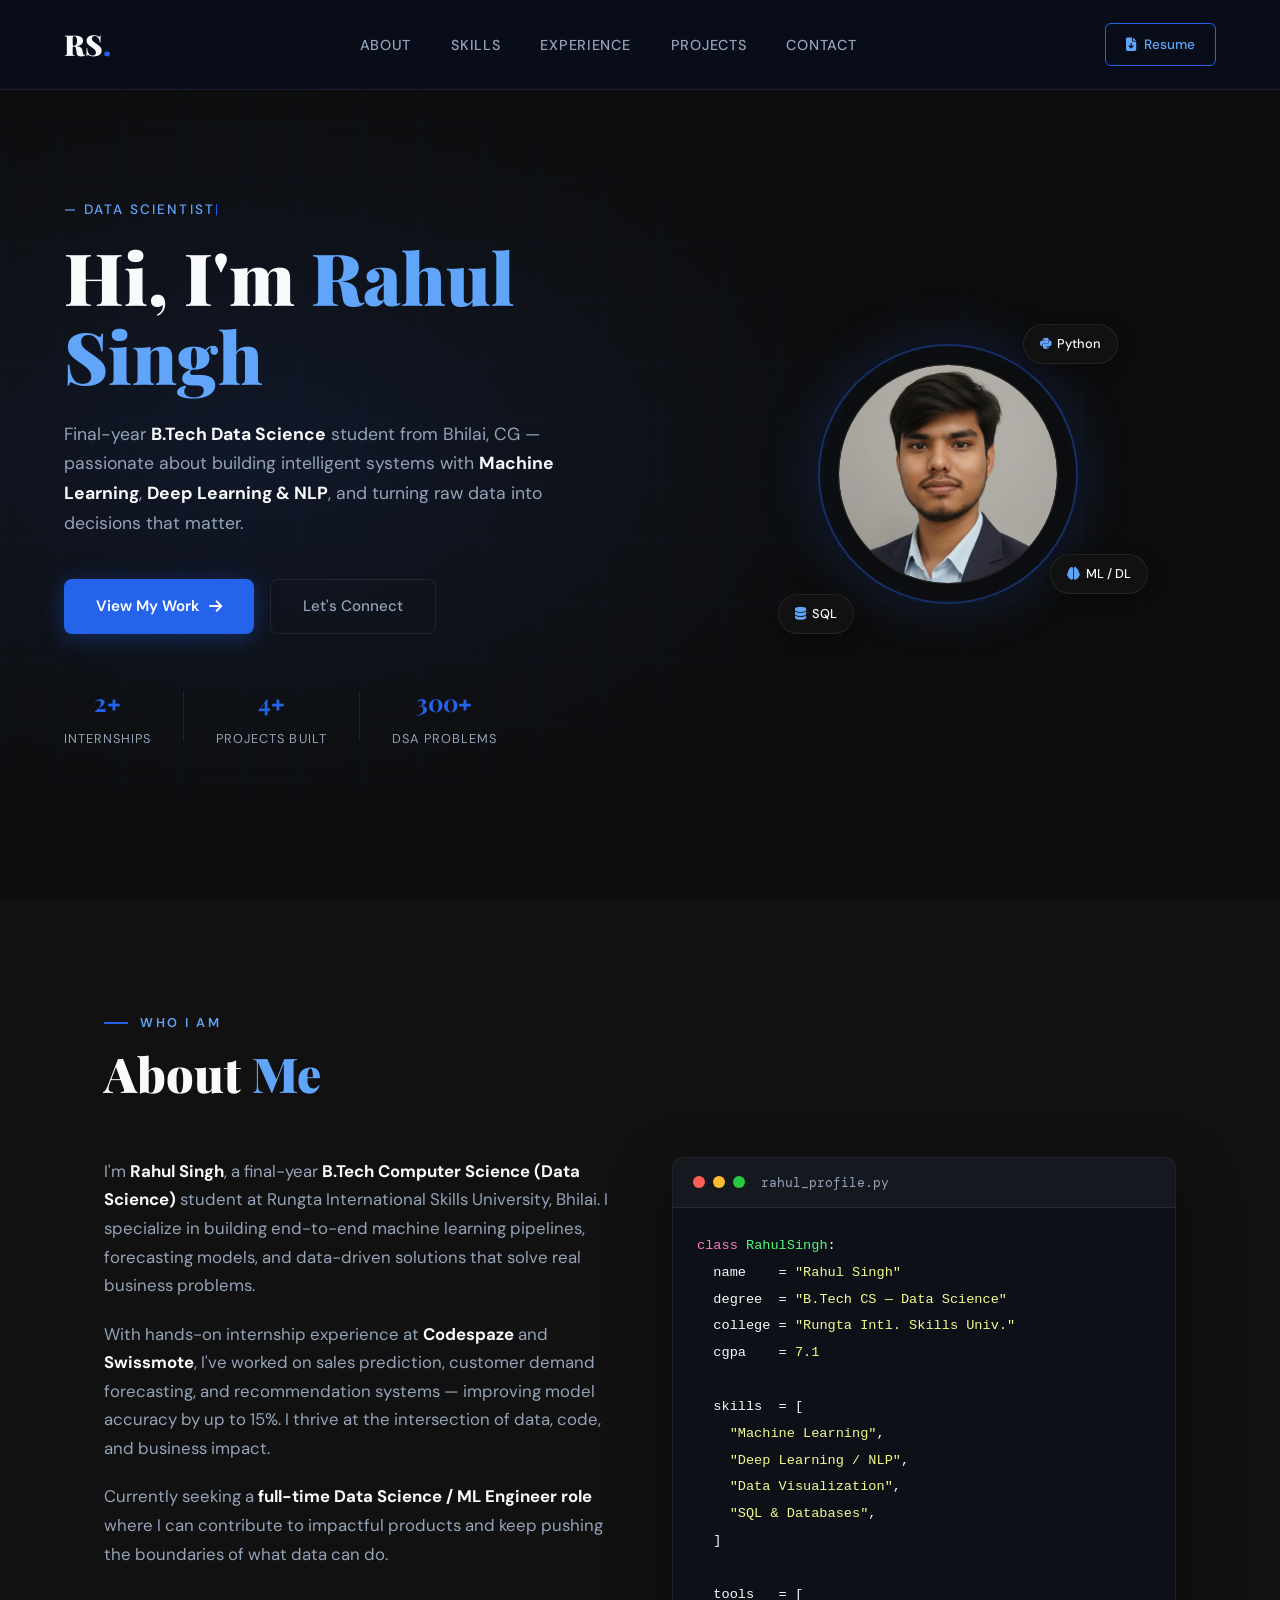
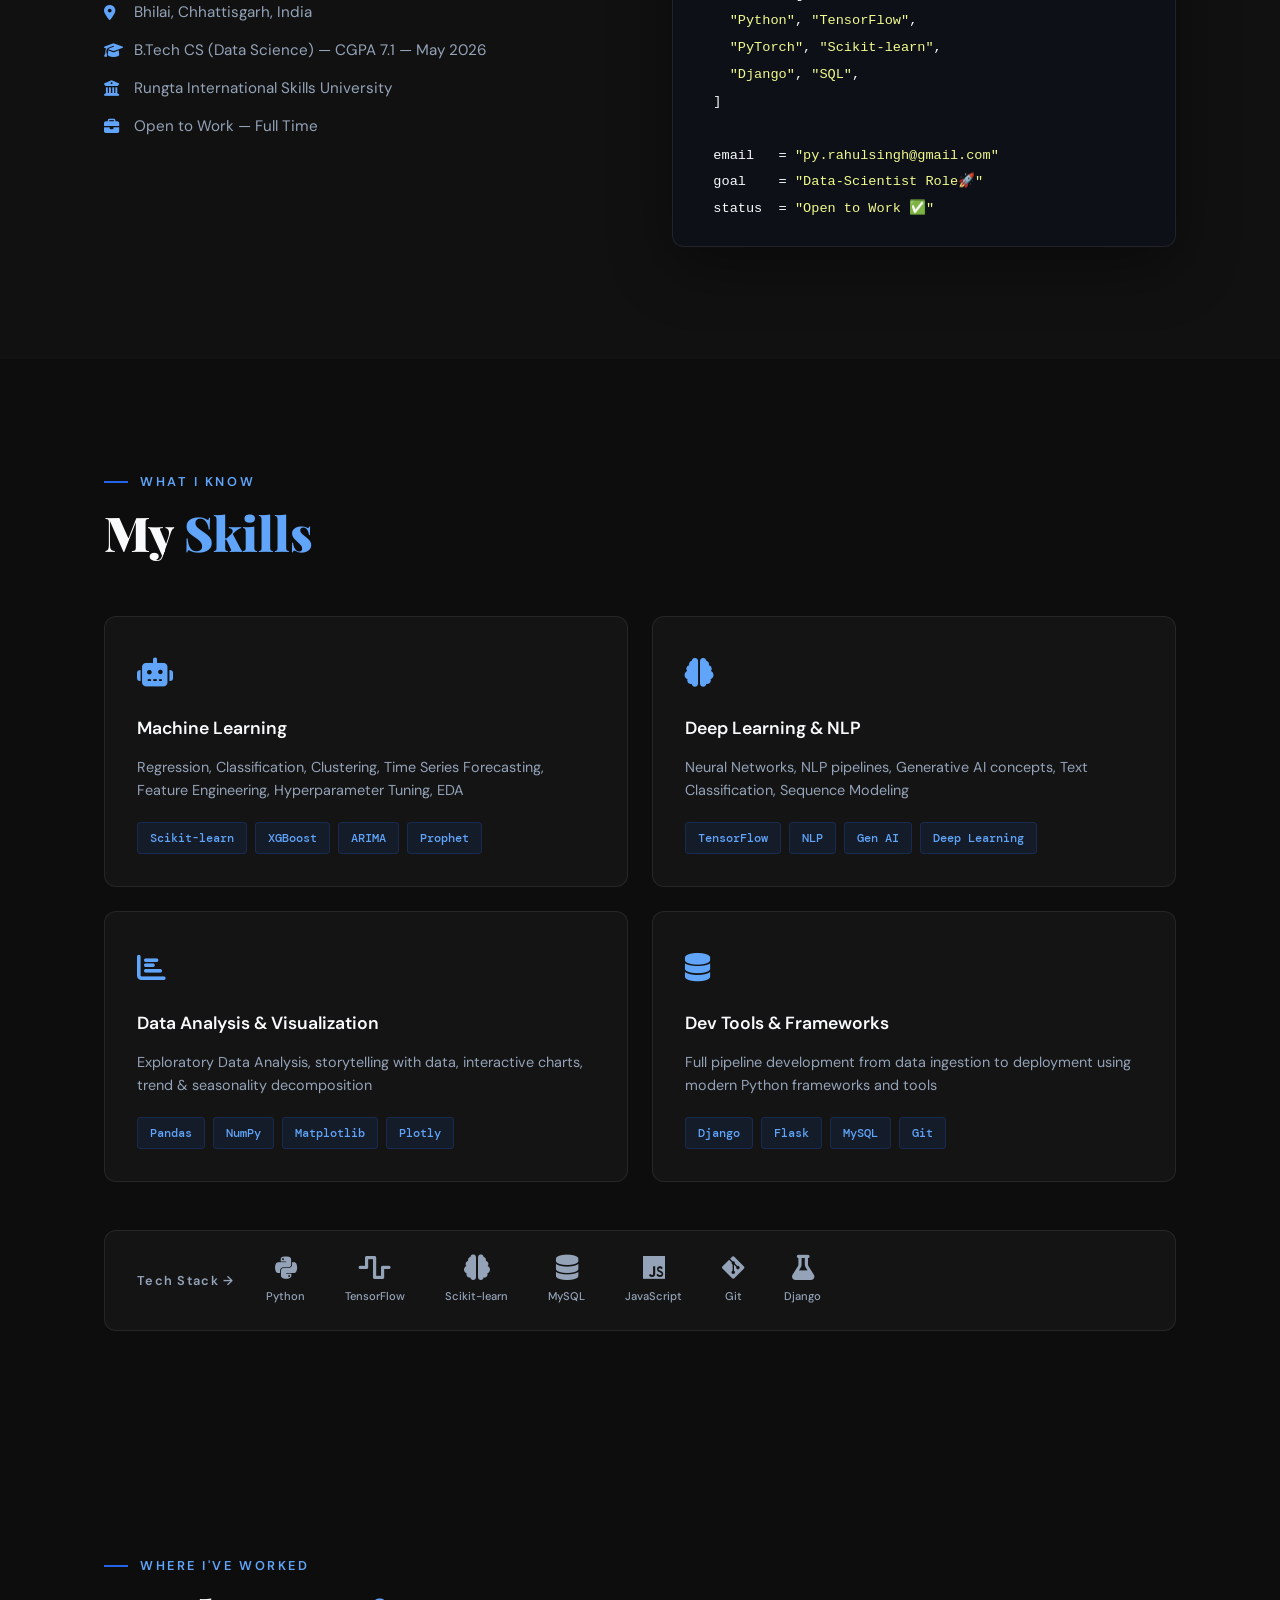
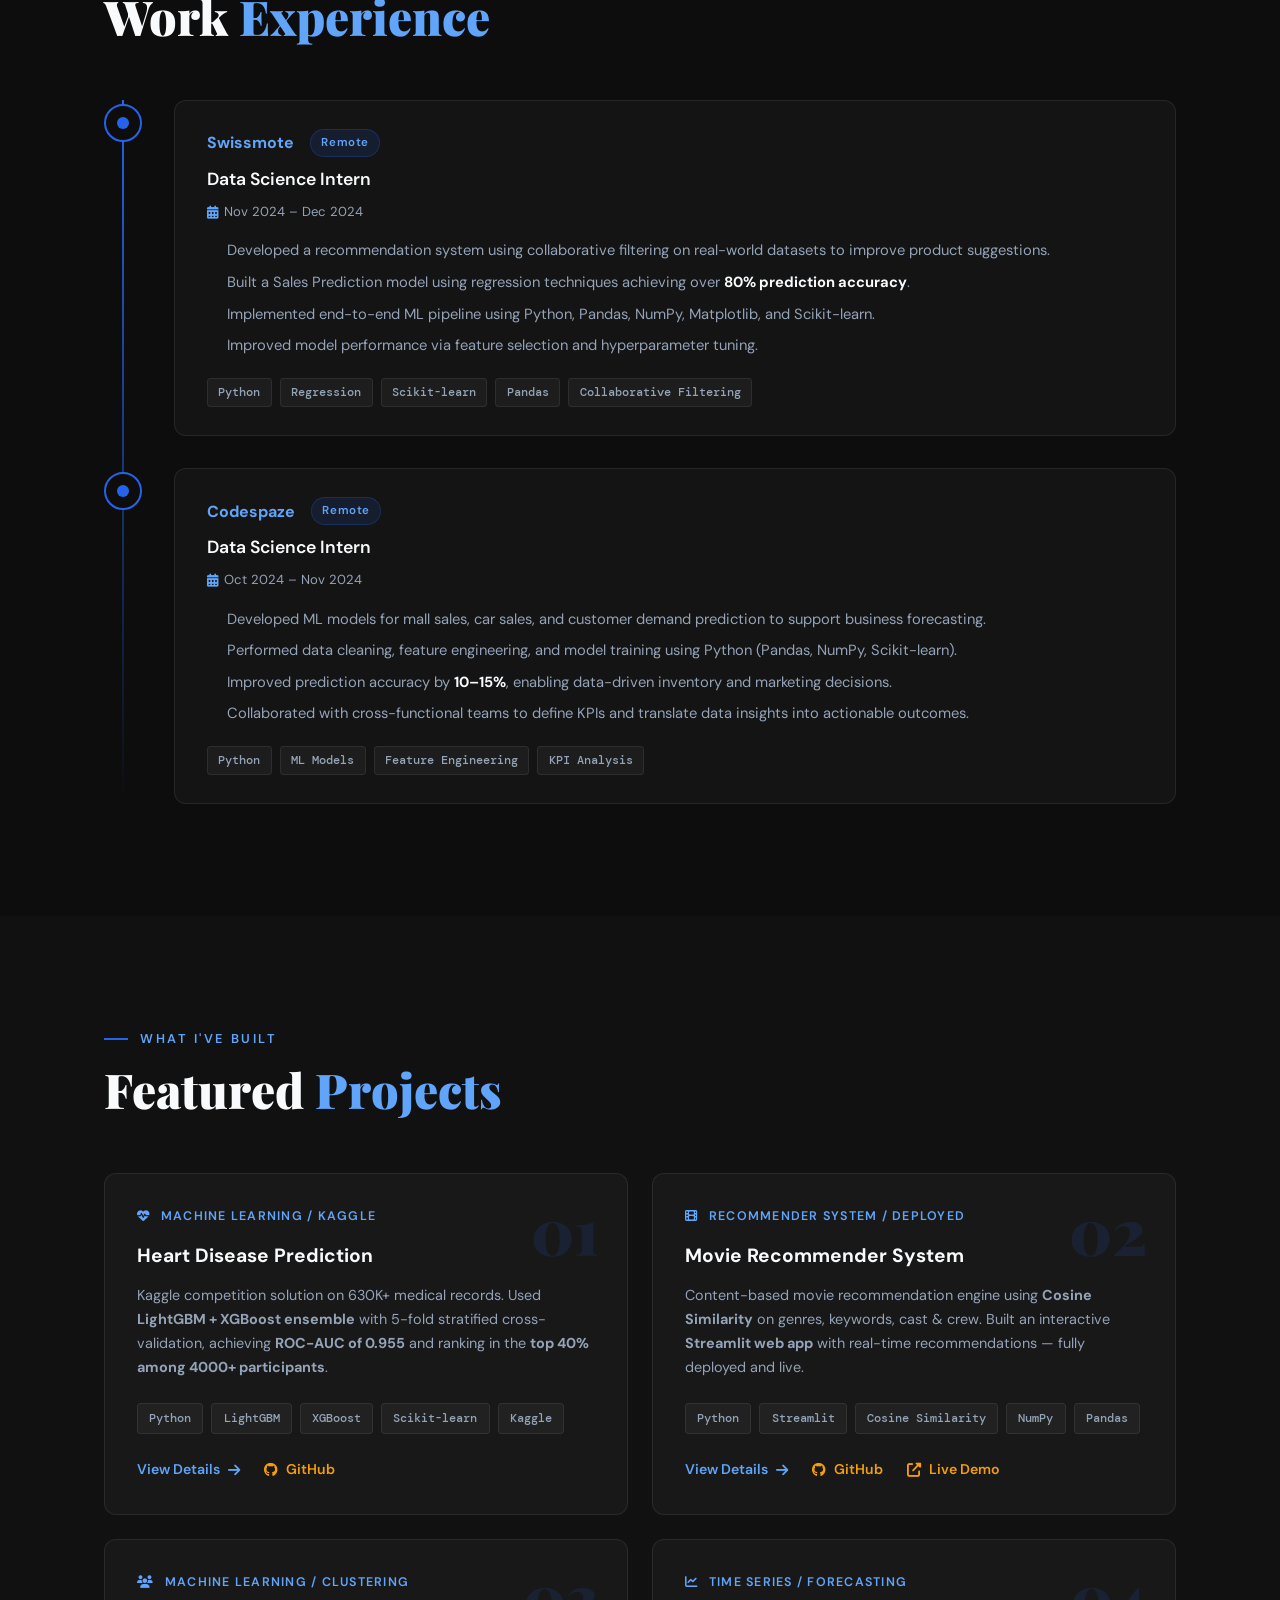
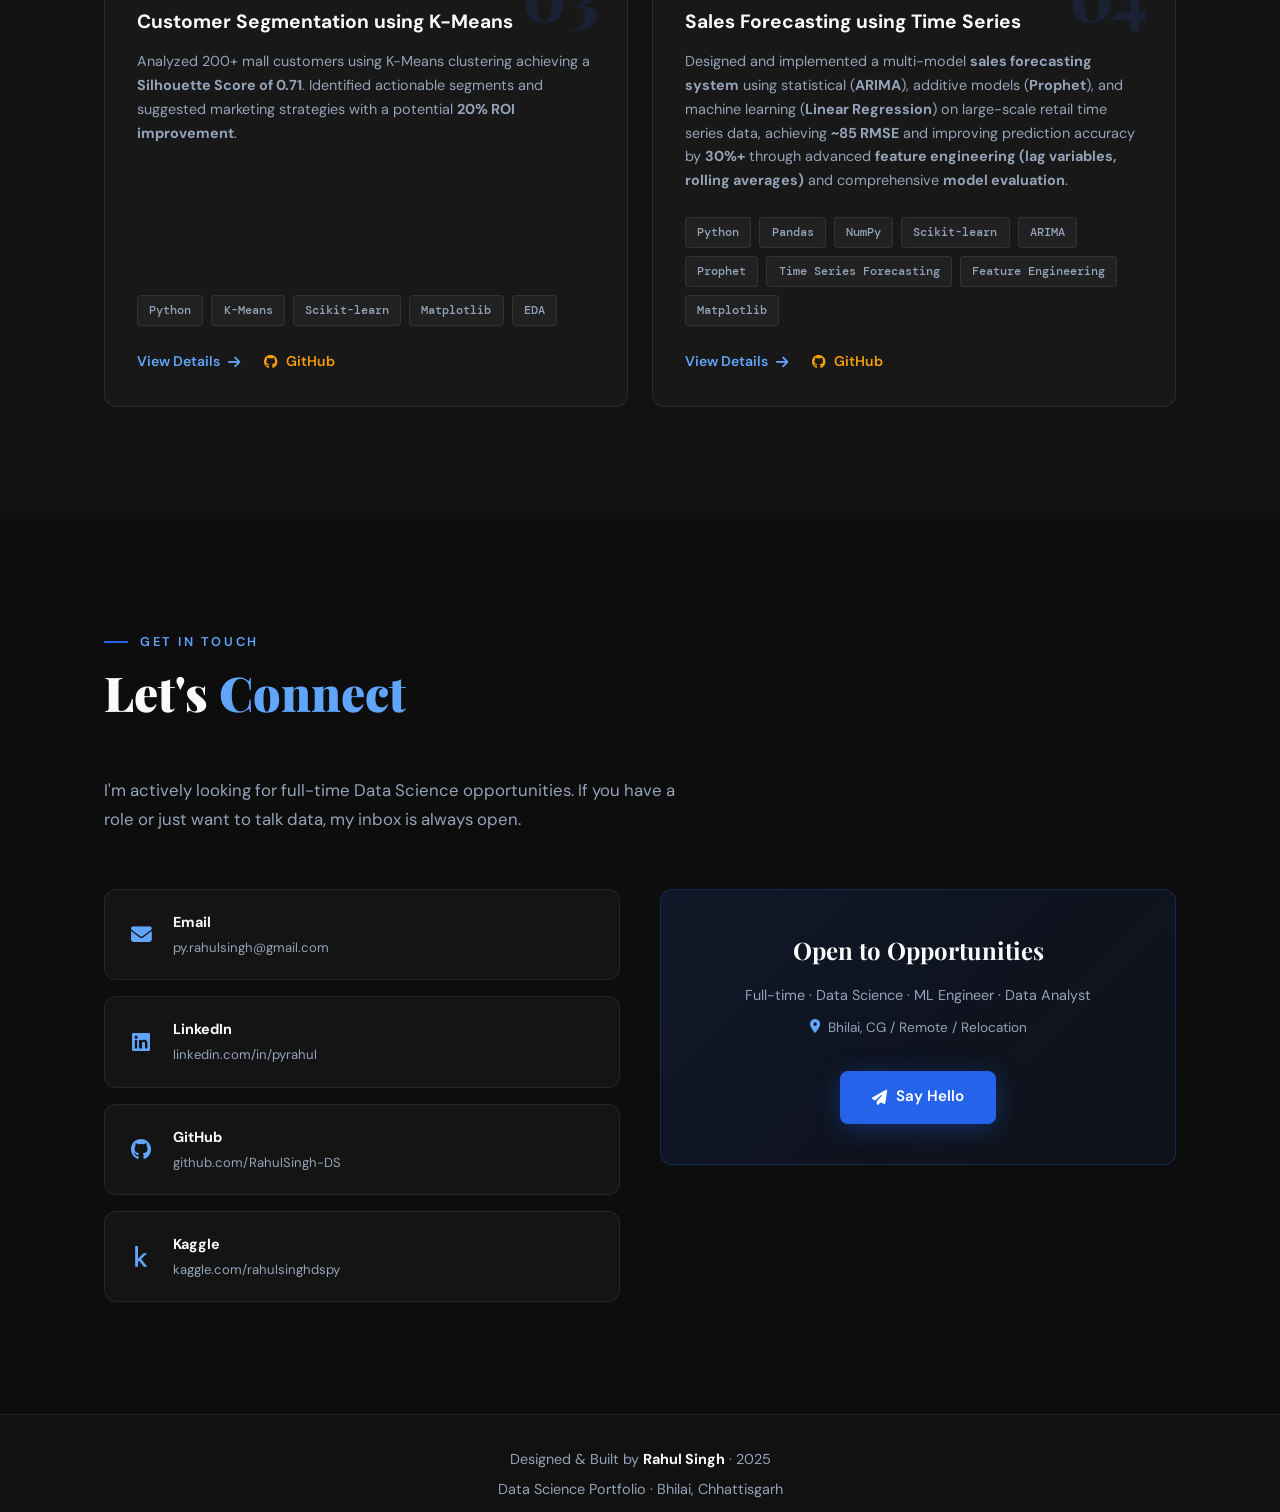
<file: index.html>
<!DOCTYPE html>
<html lang="en">
<head>
  <meta charset="UTF-8" />
  <meta name="viewport" content="width=device-width, initial-scale=1.0"/>
  <title>Rahul Singh | Data Science Portfolio</title>

  <!-- Open Graph / LinkedIn Thumbnail -->
  <meta property="og:title" content="Rahul Singh — Data Science Portfolio" />
  <meta property="og:description" content="Final-year B.Tech Data Science student | ML, Deep Learning, NLP, SQL | 2 Internships | 4 Projects | Open to Work" />
  <meta property="og:image" content="https://rahulsingh-ds.github.io/rahul-portfolio/assets/images/pfp.jpg" />
  <meta property="og:url" content="https://rahulsingh-ds.github.io/rahul-portfolio/" />
  <meta property="og:type" content="website" />
  <meta name="twitter:card" content="summary_large_image" />
  <meta name="twitter:image" content="https://rahulsingh-ds.github.io/rahul-portfolio/assets/images/pfp.jpg" />

  <link rel="stylesheet" href="style.css" />
  <link href="https://fonts.googleapis.com/css2?family=Playfair+Display:wght@400;700;900&family=DM+Sans:wght@300;400;500;600&family=DM+Mono:wght@400;500&display=swap" rel="stylesheet"/>
  <link rel="stylesheet" href="https://cdnjs.cloudflare.com/ajax/libs/font-awesome/6.5.0/css/all.min.css"/>
</head>
<body>

  <!-- ═══════════════════════════
       NAVBAR
  ═══════════════════════════ -->
  <nav class="navbar" id="navbar">
    <div class="nav-logo">RS<span class="dot">.</span></div>
    <ul class="nav-links">
      <li><a href="#about">About</a></li>
      <li><a href="#skills">Skills</a></li>
      <li><a href="#experience">Experience</a></li>
      <li><a href="#projects">Projects</a></li>
      <li><a href="#contact">Contact</a></li>
    </ul>
    <a href="assets/resume/RahulSinghResume.pdf" class="btn-resume" target="_blank">
      <i class="fas fa-file-arrow-down"></i> Resume
    </a>
    <button class="hamburger" id="hamburger">
      <span></span><span></span><span></span>
    </button>
  </nav>

  <!-- ═══════════════════════════
       HERO
  ═══════════════════════════ -->
  <section class="hero" id="home">
    <div class="hero-bg-grid"></div>
    <div class="hero-content">

      <p class="hero-tag reveal">— <span id="typewriter"></span><span class="type-cursor">|</span></p>

      <h1 class="hero-title reveal">
        Hi, I'm <span class="highlight">Rahul Singh</span>
      </h1>

      <p class="hero-sub reveal">
        Final-year <strong>B.Tech Data Science</strong> student from Bhilai, CG — passionate about
        building intelligent systems with <strong>Machine Learning</strong>, <strong>Deep Learning & NLP</strong>,
        and turning raw data into decisions that matter.
      </p>

      <div class="hero-cta reveal">
        <a href="#projects" class="btn-primary">View My Work <i class="fas fa-arrow-right"></i></a>
        <a href="#contact" class="btn-ghost">Let's Connect</a>
      </div>

      <div class="hero-stats reveal">
        <div class="stat">
          <span class="stat-num" data-target="2">0</span><span>+</span>
          <p>Internships</p>
        </div>
        <div class="stat-divider"></div>
        <div class="stat">
          <span class="stat-num" data-target="4">0</span><span>+</span>
          <p>Projects Built</p>
        </div>
        <div class="stat-divider"></div>
        <div class="stat">
          <span class="stat-num" data-target="300">0</span><span>+</span>
          <p>DSA Problems</p>
        </div>
      </div>

    </div>

    <div class="hero-visual reveal">
      <div class="avatar-ring">
        <div class="avatar-placeholder">
          <img src="assets/images/pfp.jpg" alt="Rahul Singh" onerror="this.style.display='none';this.parentElement.innerHTML+='<span class=initials>RS</span>'" />
        </div>
      </div>
      <div class="float-badge badge-1"><i class="fab fa-python"></i> Python</div>
      <div class="float-badge badge-2"><i class="fas fa-brain"></i> ML / DL</div>
      <div class="float-badge badge-3"><i class="fas fa-database"></i> SQL</div>
    </div>
  </section>

  <!-- ═══════════════════════════
       ABOUT
  ═══════════════════════════ -->
  <section class="about section" id="about">
    <div class="container">
      <div class="section-label">Who I Am</div>
      <h2 class="section-title">About <span class="highlight">Me</span></h2>

      <div class="about-grid">

        <div class="about-text reveal">
          <p>
            I'm <strong>Rahul Singh</strong>, a final-year <strong>B.Tech Computer Science (Data Science)</strong>
            student at Rungta International Skills University, Bhilai. I specialize in building
            end-to-end machine learning pipelines, forecasting models, and data-driven solutions
            that solve real business problems.
          </p>
          <p>
            With hands-on internship experience at <strong>Codespaze</strong> and <strong>Swissmote</strong>,
            I've worked on sales prediction, customer demand forecasting, and recommendation systems —
            improving model accuracy by up to 15%. I thrive at the intersection of data, code, and business impact.
          </p>
          <p>
            Currently seeking a <strong>full-time Data Science / ML Engineer role</strong> where I can
            contribute to impactful products and keep pushing the boundaries of what data can do.
          </p>
          <div class="about-info">
            <div class="info-item"><i class="fas fa-map-marker-alt"></i> Bhilai, Chhattisgarh, India</div>
            <div class="info-item"><i class="fas fa-graduation-cap"></i> B.Tech CS (Data Science) — CGPA 7.1 — May 2026</div>
            <div class="info-item"><i class="fas fa-university"></i> Rungta International Skills University</div>
            <div class="info-item"><i class="fas fa-briefcase"></i> Open to Work — Full Time</div>
          </div>
        </div>

        <div class="about-card reveal">
          <div class="card-inner">
            <div class="card-header">
              <span class="card-dot red"></span>
              <span class="card-dot yellow"></span>
              <span class="card-dot green"></span>
              <span class="card-title">rahul_profile.py</span>
            </div>
            <pre class="code-block"><code><span class="c-keyword">class</span> <span class="c-class">RahulSingh</span>:
  name    = <span class="c-str">"Rahul Singh"</span>
  degree  = <span class="c-str">"B.Tech CS — Data Science"</span>
  college = <span class="c-str">"Rungta Intl. Skills Univ."</span>
  cgpa    = <span class="c-str">7.1</span>

  skills  = [
    <span class="c-str">"Machine Learning"</span>,
    <span class="c-str">"Deep Learning / NLP"</span>,
    <span class="c-str">"Data Visualization"</span>,
    <span class="c-str">"SQL & Databases"</span>,
  ]

  tools   = [
    <span class="c-str">"Python"</span>, <span class="c-str">"TensorFlow"</span>,
    <span class="c-str">"PyTorch"</span>, <span class="c-str">"Scikit-learn"</span>,
    <span class="c-str">"Django"</span>, <span class="c-str">"SQL"</span>,
  ]

  email   = <span class="c-str">"py.rahulsingh@gmail.com"</span>
  goal    = <span class="c-str">"Data-Scientist Role🚀"</span>
  status  = <span class="c-str">"Open to Work ✅"</span></code></pre>
          </div>
        </div>

      </div>
    </div>
  </section>

  <!-- ═══════════════════════════
       SKILLS
  ═══════════════════════════ -->
  <section class="skills section" id="skills">
    <div class="container">
      <div class="section-label">What I Know</div>
      <h2 class="section-title">My <span class="highlight">Skills</span></h2>

      <div class="skills-grid">

        <div class="skill-card reveal">
          <div class="skill-icon"><i class="fas fa-robot"></i></div>
          <h3>Machine Learning</h3>
          <p>Regression, Classification, Clustering, Time Series Forecasting, Feature Engineering, Hyperparameter Tuning, EDA</p>
          <div class="skill-tags">
            <span>Scikit-learn</span><span>XGBoost</span><span>ARIMA</span><span>Prophet</span>
          </div>
        </div>

        <div class="skill-card reveal">
          <div class="skill-icon"><i class="fas fa-brain"></i></div>
          <h3>Deep Learning & NLP</h3>
          <p>Neural Networks, NLP pipelines, Generative AI concepts, Text Classification, Sequence Modeling</p>
          <div class="skill-tags">
            <span>TensorFlow</span><span>NLP</span><span>Gen AI</span><span>Deep Learning</span>
          </div>
        </div>

        <div class="skill-card reveal">
          <div class="skill-icon"><i class="fas fa-chart-bar"></i></div>
          <h3>Data Analysis & Visualization</h3>
          <p>Exploratory Data Analysis, storytelling with data, interactive charts, trend & seasonality decomposition</p>
          <div class="skill-tags">
            <span>Pandas</span><span>NumPy</span><span>Matplotlib</span><span>Plotly</span>
          </div>
        </div>

        <div class="skill-card reveal">
          <div class="skill-icon"><i class="fas fa-database"></i></div>
          <h3>Dev Tools & Frameworks</h3>
          <p>Full pipeline development from data ingestion to deployment using modern Python frameworks and tools</p>
          <div class="skill-tags">
            <span>Django</span><span>Flask</span><span>MySQL</span><span>Git</span>
          </div>
        </div>

      </div>

      <div class="tech-bar reveal">
        <span>Tech Stack →</span>
        <div class="tech-logos">
          <div class="tech-item"><i class="fab fa-python"></i><p>Python</p></div>
          <div class="tech-item"><i class="fas fa-wave-square"></i><p>TensorFlow</p></div>
          <div class="tech-item"><i class="fas fa-brain"></i><p>Scikit-learn</p></div>
          <div class="tech-item"><i class="fas fa-database"></i><p>MySQL</p></div>
          <div class="tech-item"><i class="fab fa-js"></i><p>JavaScript</p></div>
          <div class="tech-item"><i class="fab fa-git-alt"></i><p>Git</p></div>
          <div class="tech-item"><i class="fas fa-flask"></i><p>Django</p></div>
        </div>
      </div>

    </div>
  </section>

  <!-- ═══════════════════════════
       EXPERIENCE
  ═══════════════════════════ -->
  <section class="experience section" id="experience">
    <div class="container">
      <div class="section-label">Where I've Worked</div>
      <h2 class="section-title">Work <span class="highlight">Experience</span></h2>

      <div class="timeline">

        <div class="timeline-item reveal">
          <div class="timeline-dot"></div>
          <div class="timeline-card">
            <div class="timeline-meta">
              <span class="timeline-company">Swissmote</span>
              <span class="timeline-badge">Remote</span>
            </div>
            <h3>Data Science Intern</h3>
            <p class="timeline-date"><i class="fas fa-calendar-alt"></i> Nov 2024 – Dec 2024</p>
            <ul class="timeline-points">
              <li>Developed a recommendation system using collaborative filtering on real-world datasets to improve product suggestions.</li>
              <li>Built a Sales Prediction model using regression techniques achieving over <strong>80% prediction accuracy</strong>.</li>
              <li>Implemented end-to-end ML pipeline using Python, Pandas, NumPy, Matplotlib, and Scikit-learn.</li>
              <li>Improved model performance via feature selection and hyperparameter tuning.</li>
            </ul>
            <div class="timeline-tags">
              <span>Python</span><span>Regression</span><span>Scikit-learn</span><span>Pandas</span><span>Collaborative Filtering</span>
            </div>
          </div>
        </div>

        <div class="timeline-item reveal">
          <div class="timeline-dot"></div>
          <div class="timeline-card">
            <div class="timeline-meta">
              <span class="timeline-company">Codespaze</span>
              <span class="timeline-badge">Remote</span>
            </div>
            <h3>Data Science Intern</h3>
            <p class="timeline-date"><i class="fas fa-calendar-alt"></i> Oct 2024 – Nov 2024</p>
            <ul class="timeline-points">
              <li>Developed ML models for mall sales, car sales, and customer demand prediction to support business forecasting.</li>
              <li>Performed data cleaning, feature engineering, and model training using Python (Pandas, NumPy, Scikit-learn).</li>
              <li>Improved prediction accuracy by <strong>10–15%</strong>, enabling data-driven inventory and marketing decisions.</li>
              <li>Collaborated with cross-functional teams to define KPIs and translate data insights into actionable outcomes.</li>
            </ul>
            <div class="timeline-tags">
              <span>Python</span><span>ML Models</span><span>Feature Engineering</span><span>KPI Analysis</span>
            </div>
          </div>
        </div>

      </div>
    </div>
  </section>

  <!-- ═══════════════════════════
       PROJECTS
  ═══════════════════════════ -->
  <section class="projects section" id="projects">
    <div class="container">
      <div class="section-label">What I've Built</div>
      <h2 class="section-title">Featured <span class="highlight">Projects</span></h2>

      <div class="projects-grid">

        <div class="project-card reveal">
          <div class="project-num">01</div>
          <div class="project-domain"><i class="fas fa-heartbeat"></i> Machine Learning / Kaggle</div>
          <h3>Heart Disease Prediction</h3>
          <p>Kaggle competition solution on 630K+ medical records. Used <strong>LightGBM + XGBoost ensemble</strong> with 5-fold stratified cross-validation, achieving <strong>ROC-AUC of 0.955</strong> and ranking in the <strong>top 40% among 4000+ participants</strong>.</p>
          <div class="project-tags">
            <span>Python</span><span>LightGBM</span><span>XGBoost</span><span>Scikit-learn</span><span>Kaggle</span>
          </div>
          <div class="project-links-row">
            <a href="projects/project1.html" class="project-link">View Details <i class="fas fa-arrow-right"></i></a>
            <a href="https://github.com/RahulSingh-DS/heart-disease-kaggle-prediction" target="_blank" class="project-link live-link"><i class="fab fa-github"></i> GitHub</a>
          </div>
        </div>

        <div class="project-card reveal">
          <div class="project-num">02</div>
          <div class="project-domain"><i class="fas fa-film"></i> Recommender System / Deployed</div>
          <h3>Movie Recommender System</h3>
          <p>Content-based movie recommendation engine using <strong>Cosine Similarity</strong> on genres, keywords, cast & crew. Built an interactive <strong>Streamlit web app</strong> with real-time recommendations — fully deployed and live.</p>
          <div class="project-tags">
            <span>Python</span><span>Streamlit</span><span>Cosine Similarity</span><span>NumPy</span><span>Pandas</span>
          </div>
          <div class="project-links-row">
            <a href="projects/project2.html" class="project-link">View Details <i class="fas fa-arrow-right"></i></a>
            <a href="https://github.com/RahulSingh-DS/movie-recommender-system" target="_blank" class="project-link live-link"><i class="fab fa-github"></i> GitHub</a>
            <a href="https://movie-recommender-system-rahulsinghds.streamlit.app" target="_blank" class="project-link live-link"><i class="fas fa-external-link-alt"></i> Live Demo</a>
          </div>
        </div>

        <div class="project-card reveal">
          <div class="project-num">03</div>
          <div class="project-domain"><i class="fas fa-users"></i> Machine Learning / Clustering</div>
          <h3>Customer Segmentation using K-Means</h3>
          <p>Analyzed 200+ mall customers using K-Means clustering achieving a <strong>Silhouette Score of 0.71</strong>. Identified actionable segments and suggested marketing strategies with a potential <strong>20% ROI improvement</strong>.</p>
          <div class="project-tags">
            <span>Python</span><span>K-Means</span><span>Scikit-learn</span><span>Matplotlib</span><span>EDA</span>
          </div>
          <div class="project-links-row">
            <a href="projects/project3.html" class="project-link">View Details <i class="fas fa-arrow-right"></i></a>
            <a href="https://github.com/RahulSingh-DS/Customer-Segmentatiob-using-K-means-Clustering." target="_blank" class="project-link live-link"><i class="fab fa-github"></i> GitHub</a>
          </div>
        </div>

        <div class="project-card reveal">
          <div class="project-num">04</div>
          <div class="project-domain"><i class="fas fa-chart-line"></i> Time Series / Forecasting</div>
          <h3>Sales Forecasting using Time Series</h3>
          <p>Designed and implemented a multi-model <strong>sales forecasting system</strong> using statistical (<strong>ARIMA</strong>), additive models (<strong>Prophet</strong>), and machine learning (<strong>Linear Regression</strong>) on large-scale retail time series data, achieving <strong>~85 RMSE</strong> and improving prediction accuracy by <strong>30%+</strong> through advanced <strong>feature engineering (lag variables, rolling averages)</strong> and comprehensive <strong>model evaluation</strong>.</p>
          <div class="project-tags">
            <span>Python</span><span>Pandas</span><span>NumPy</span><span>Scikit-learn</span><span>ARIMA</span><span>Prophet</span><span>Time Series Forecasting</span><span>Feature Engineering</span><span>Matplotlib</span>
          </div>
          <div class="project-links-row">
            <a href="projects/project4.html" class="project-link">View Details <i class="fas fa-arrow-right"></i></a>
            <a href="https://github.com/RahulSingh-DS/sales-forecasting-time-series" target="_blank" class="project-link live-link"><i class="fab fa-github"></i> GitHub</a>
          </div>
        </div>

      </div>
    </div>
  </section>

  <!-- ═══════════════════════════
       CONTACT
  ═══════════════════════════ -->
  <section class="contact section" id="contact">
    <div class="container">
      <div class="section-label">Get In Touch</div>
      <h2 class="section-title">Let's <span class="highlight">Connect</span></h2>

      <p class="contact-sub reveal">
        I'm actively looking for full-time Data Science opportunities.
        If you have a role or just want to talk data, my inbox is always open.
      </p>

      <div class="contact-grid">

        <div class="contact-links reveal">
          <a href="mailto:py.rahulsingh@gmail.com" class="contact-item">
            <i class="fas fa-envelope"></i>
            <div><strong>Email</strong><span>py.rahulsingh@gmail.com</span></div>
          </a>
          <a href="https://linkedin.com/in/pyrahul" target="_blank" class="contact-item">
            <i class="fab fa-linkedin"></i>
            <div><strong>LinkedIn</strong><span>linkedin.com/in/pyrahul</span></div>
          </a>
          <a href="https://github.com/RahulSingh-DS" target="_blank" class="contact-item">
            <i class="fab fa-github"></i>
            <div><strong>GitHub</strong><span>github.com/RahulSingh-DS</span></div>
          </a>
          <a href="https://kaggle.com/rahulsinghdspy" target="_blank" class="contact-item">
            <i class="fab fa-kaggle"></i>
            <div><strong>Kaggle</strong><span>kaggle.com/rahulsinghdspy</span></div>
          </a>
        </div>

        <div class="contact-cta reveal">
          <div class="cta-box">
            <h3>Open to Opportunities</h3>
            <p>Full-time · Data Science · ML Engineer · Data Analyst</p>
            <p class="cta-location"><i class="fas fa-map-marker-alt"></i> Bhilai, CG / Remote / Relocation</p>
            <a href="mailto:py.rahulsingh@gmail.com" class="btn-primary">
              <i class="fas fa-paper-plane"></i> Say Hello
            </a>
          </div>
        </div>

      </div>
    </div>
  </section>

  <!-- ═══════════════════════════
       FOOTER
  ═══════════════════════════ -->
  <footer class="footer">
    <div class="container">
      <p>Designed & Built by <strong>Rahul Singh</strong> · 2025</p>
      <p class="footer-sub">Data Science Portfolio · Bhilai, Chhattisgarh</p>
    </div>
  </footer>

  <script src="script.js"></script>
</body>
</html>
</file>
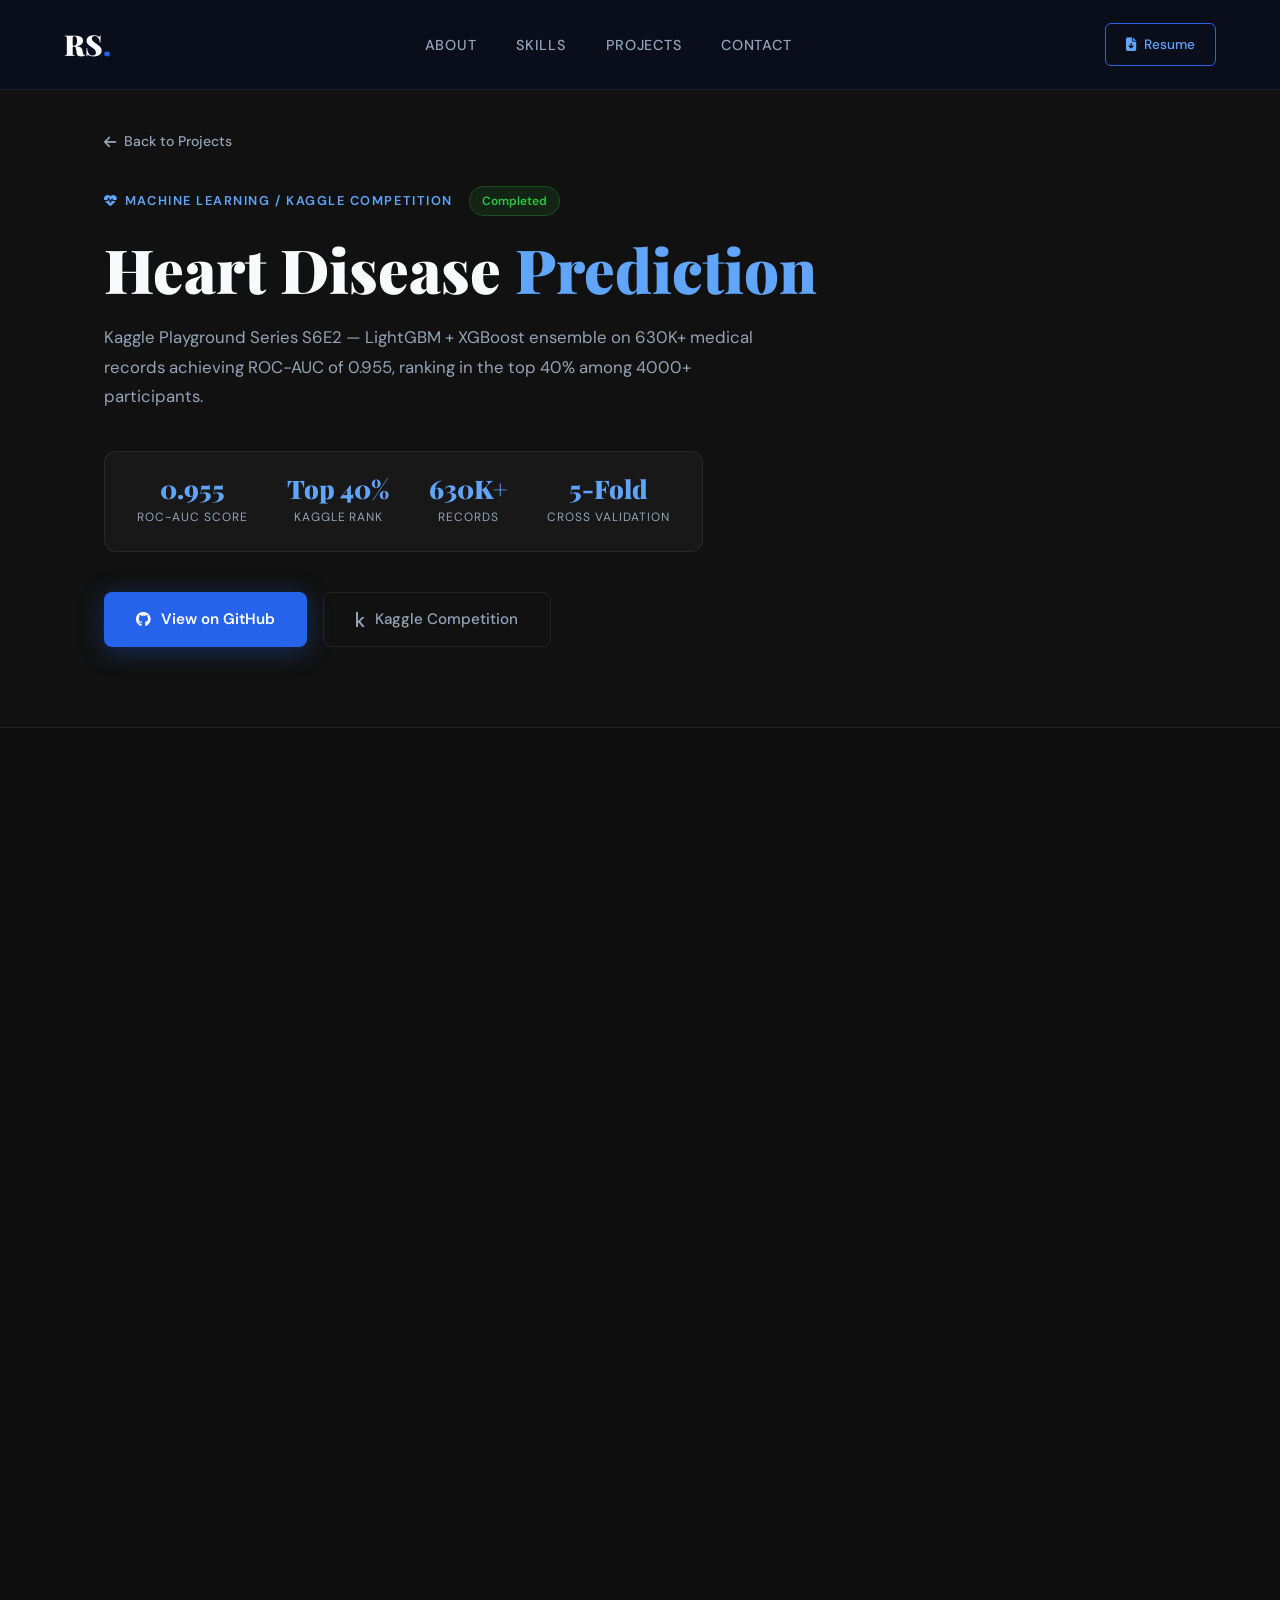
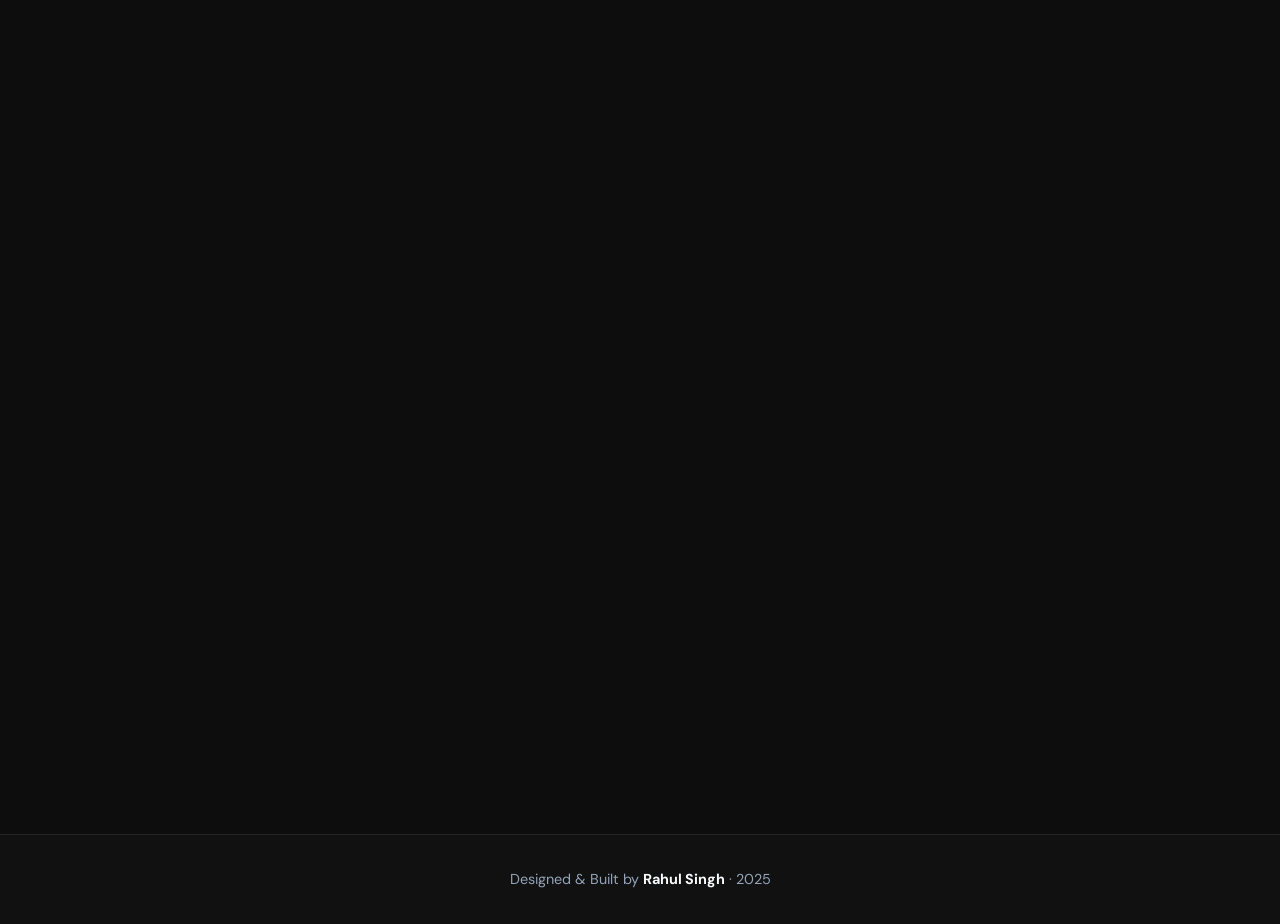
<file: projects/project1.html>
<!DOCTYPE html>
<html lang="en">
<head>
  <meta charset="UTF-8"/>
  <meta name="viewport" content="width=device-width, initial-scale=1.0"/>
  <title>Heart Disease Prediction | Rahul Singh</title>
  <link rel="stylesheet" href="../style.css"/>
  <link rel="stylesheet" href="../project.css"/>
  <link href="https://fonts.googleapis.com/css2?family=Playfair+Display:wght@400;700;900&family=DM+Sans:wght@300;400;500;600&family=DM+Mono:wght@400;500&display=swap" rel="stylesheet"/>
  <link rel="stylesheet" href="https://cdnjs.cloudflare.com/ajax/libs/font-awesome/6.5.0/css/all.min.css"/>
</head>
<body>

  <nav class="navbar" id="navbar">
    <a href="../index.html" class="nav-logo">RS<span class="dot">.</span></a>
    <ul class="nav-links">
      <li><a href="../index.html#about">About</a></li>
      <li><a href="../index.html#skills">Skills</a></li>
      <li><a href="../index.html#projects">Projects</a></li>
      <li><a href="../index.html#contact">Contact</a></li>
    </ul>
    <a href="../assets/resume/RahulSinghResume.pdf" class="btn-resume" target="_blank">
      <i class="fas fa-file-arrow-down"></i> Resume
    </a>
  </nav>

  <section class="project-hero">
    <div class="container">
      <a href="../index.html#projects" class="back-link"><i class="fas fa-arrow-left"></i> Back to Projects</a>
      <div class="project-hero-meta">
        <span class="project-domain-tag"><i class="fas fa-heartbeat"></i> Machine Learning / Kaggle Competition</span>
        <span class="project-status live">Completed</span>
      </div>
      <h1 class="project-title">Heart Disease <span class="highlight">Prediction</span></h1>
      <p class="project-subtitle">
        Kaggle Playground Series S6E2 — LightGBM + XGBoost ensemble on 630K+ medical records
        achieving ROC-AUC of 0.955, ranking in the top 40% among 4000+ participants.
      </p>
      <div class="project-hero-stats">
        <div class="p-stat"><span>0.955</span><p>ROC-AUC Score</p></div>
        <div class="p-stat"><span>Top 40%</span><p>Kaggle Rank</p></div>
        <div class="p-stat"><span>630K+</span><p>Records</p></div>
        <div class="p-stat"><span>5-Fold</span><p>Cross Validation</p></div>
      </div>
      <div class="project-hero-links">
        <a href="https://github.com/RahulSingh-DS/heart-disease-kaggle-prediction" target="_blank" class="btn-primary">
          <i class="fab fa-github"></i> View on GitHub
        </a>
        <a href="https://www.kaggle.com/competitions/playground-series-s6e2" target="_blank" class="btn-ghost">
          <i class="fab fa-kaggle"></i> Kaggle Competition
        </a>
      </div>
    </div>
  </section>

  <section class="project-body section">
    <div class="container project-layout">

      <div class="project-main">

        <div class="project-section reveal">
          <h2><i class="fas fa-bullseye"></i> Problem Statement</h2>
          <p>
            The goal of this Kaggle competition was to predict whether a patient has heart disease
            based on 13 medical attributes including age, cholesterol level, blood pressure, ECG results,
            and maximum heart rate. The evaluation metric was <strong>ROC-AUC</strong>.
          </p>
        </div>

        <div class="project-section reveal">
          <h2><i class="fas fa-database"></i> Dataset</h2>
          <p>The dataset contained approximately <strong>630,000 records</strong> with 13 medical features:</p>
          <div class="feature-grid">
            <span>Age</span><span>Sex</span><span>Chest Pain Type</span><span>Blood Pressure</span>
            <span>Cholesterol</span><span>Fasting Blood Sugar</span><span>ECG Results</span>
            <span>Max Heart Rate</span><span>Exercise Angina</span><span>ST Depression</span>
            <span>Slope of ST</span><span>No. of Vessels</span><span>Thallium Test</span>
          </div>
          <p class="mt-1">Target variable: <strong>Heart Disease (0 = Absence, 1 = Presence)</strong></p>
        </div>

        <div class="project-section reveal">
          <h2><i class="fas fa-cogs"></i> Approach & Methodology</h2>
          <div class="steps">
            <div class="step">
              <div class="step-num">01</div>
              <div class="step-content">
                <h4>Data Processing</h4>
                <p>Feature cleaning, target encoding, and dataset merging. Handled class imbalance carefully during preprocessing.</p>
              </div>
            </div>
            <div class="step">
              <div class="step-num">02</div>
              <div class="step-content">
                <h4>Cross Validation Strategy</h4>
                <p>Applied <strong>Stratified K-Fold (5 folds)</strong> to maintain class distribution across all validation splits and prevent data leakage.</p>
              </div>
            </div>
            <div class="step">
              <div class="step-num">03</div>
              <div class="step-content">
                <h4>Model Training</h4>
                <p>Trained <strong>LightGBM</strong> and <strong>XGBoost</strong> independently with hyperparameter tuning on each fold.</p>
              </div>
            </div>
            <div class="step">
              <div class="step-num">04</div>
              <div class="step-content">
                <h4>Ensemble</h4>
                <p>Final predictions generated by blending LightGBM and XGBoost outputs — improving generalization over single models.</p>
              </div>
            </div>
          </div>
        </div>

        <div class="project-section reveal">
          <h2><i class="fas fa-chart-bar"></i> Results</h2>
          <div class="results-table">
            <div class="result-row header">
              <span>Model</span><span>CV ROC-AUC</span>
            </div>
            <div class="result-row">
              <span>LightGBM</span><span class="result-score">0.9547</span>
            </div>
            <div class="result-row">
              <span>XGBoost</span><span class="result-score">0.9548</span>
            </div>
            <div class="result-row highlight-row">
              <span>🏆 Ensemble (Final)</span><span class="result-score accent">0.95495</span>
            </div>
          </div>
          <p class="result-note"><i class="fas fa-trophy"></i> Kaggle Public Leaderboard: <strong>0.95299</strong> · Top ~40% among 4000+ participants</p>
        </div>

      </div>

      <div class="project-sidebar">
        <div class="sidebar-card reveal">
          <h4>Tech Stack</h4>
          <div class="sidebar-tags">
            <span>Python</span><span>LightGBM</span><span>XGBoost</span>
            <span>Scikit-learn</span><span>Pandas</span><span>NumPy</span>
            <span>Kaggle Notebooks</span>
          </div>
        </div>
        <div class="sidebar-card reveal">
          <h4>Key Concepts</h4>
          <div class="sidebar-tags">
            <span>Ensemble Learning</span><span>Stratified K-Fold</span>
            <span>Gradient Boosting</span><span>ROC-AUC</span>
            <span>Feature Engineering</span><span>Class Imbalance</span>
          </div>
        </div>
        <div class="sidebar-card reveal">
          <h4>Links</h4>
          <a href="https://github.com/RahulSingh-DS/heart-disease-kaggle-prediction" target="_blank" class="sidebar-link">
            <i class="fab fa-github"></i> GitHub Repository
          </a>
          <a href="https://www.kaggle.com/competitions/playground-series-s6e2" target="_blank" class="sidebar-link">
            <i class="fab fa-kaggle"></i> Kaggle Competition
          </a>
          <a href="https://kaggle.com/rahulsinghdspy" target="_blank" class="sidebar-link">
            <i class="fas fa-user"></i> My Kaggle Profile
          </a>
        </div>
        <div class="sidebar-card reveal">
          <h4>More Projects</h4>
          <a href="project2.html" class="sidebar-link"><i class="fas fa-arrow-right"></i> Movie Recommender System</a>
          <a href="project3.html" class="sidebar-link"><i class="fas fa-arrow-right"></i> Customer Segmentation</a>
          <a href="project4.html" class="sidebar-link"><i class="fas fa-arrow-right"></i> Sales Forecasting</a>
        </div>
      </div>

    </div>
  </section>

  <footer class="footer">
    <div class="container">
      <p>Designed & Built by <strong>Rahul Singh</strong> · 2025</p>
    </div>
  </footer>

</body>
</html>
</file>
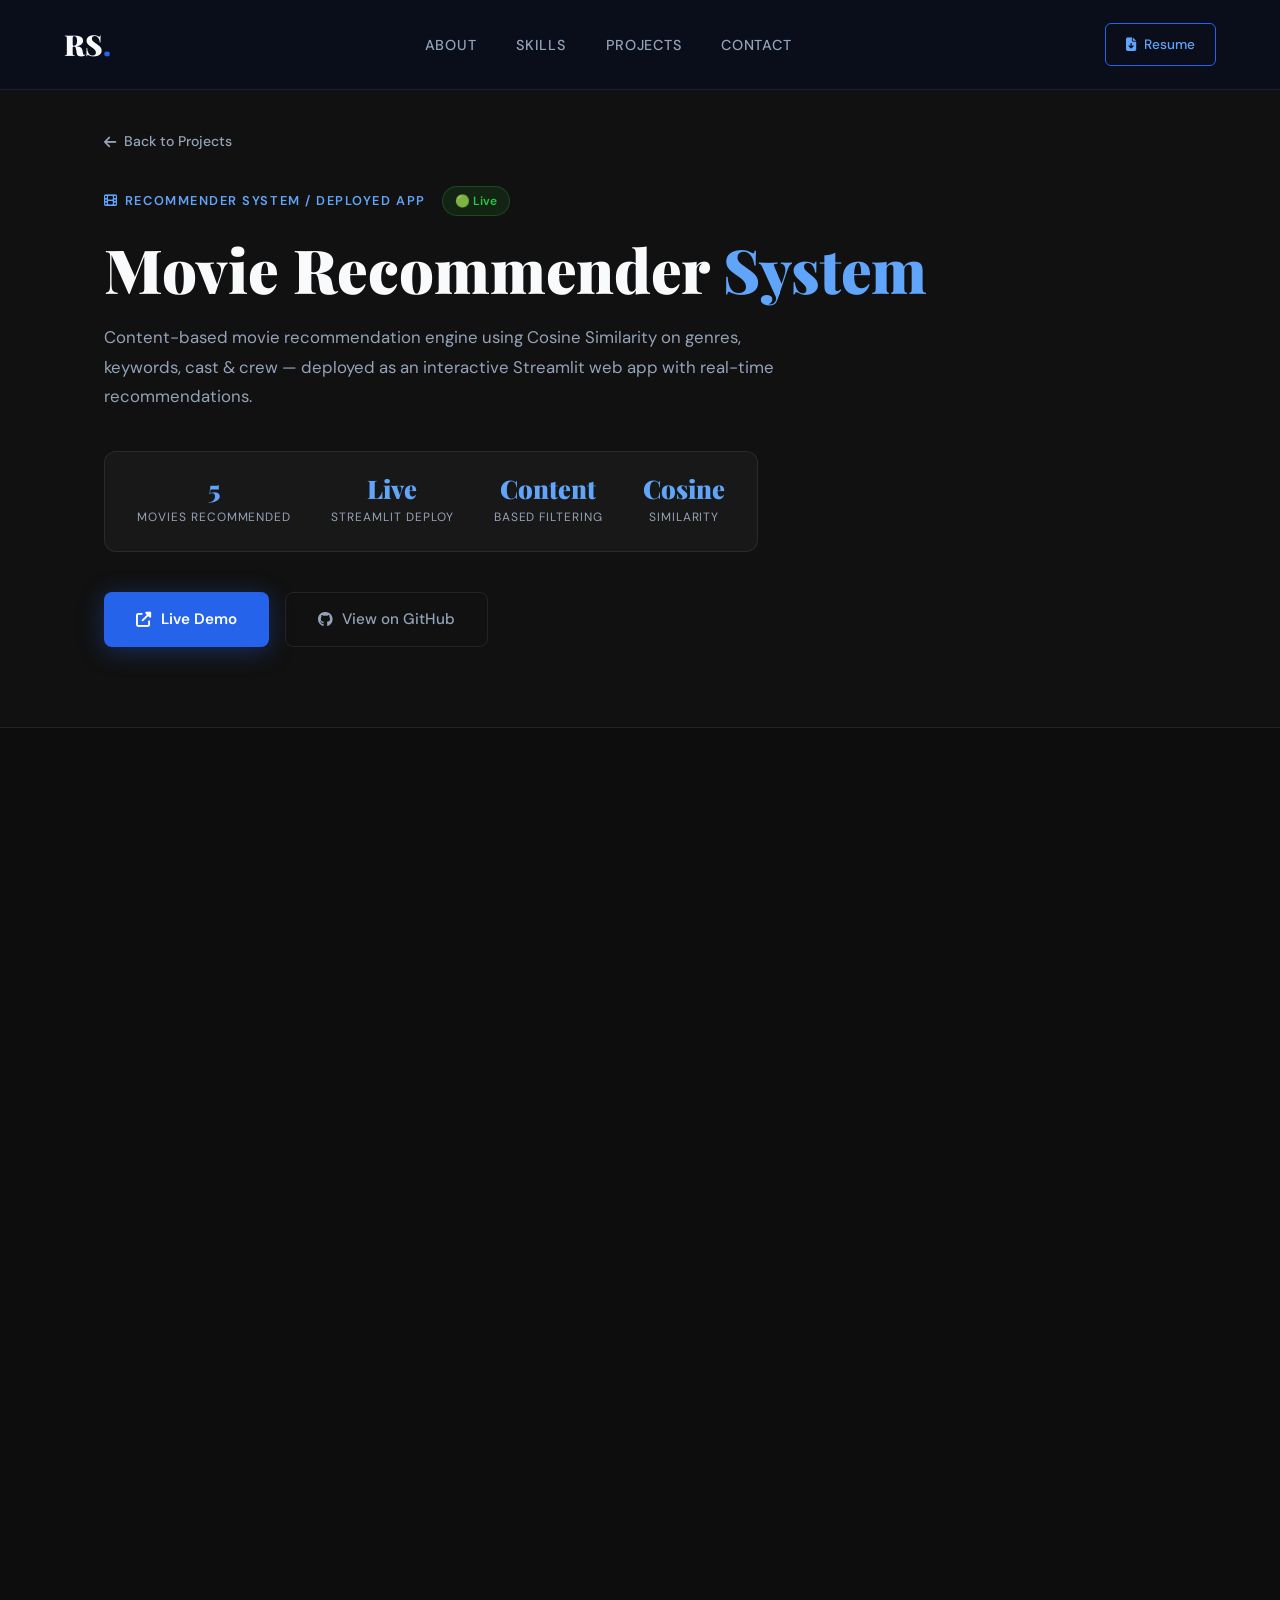
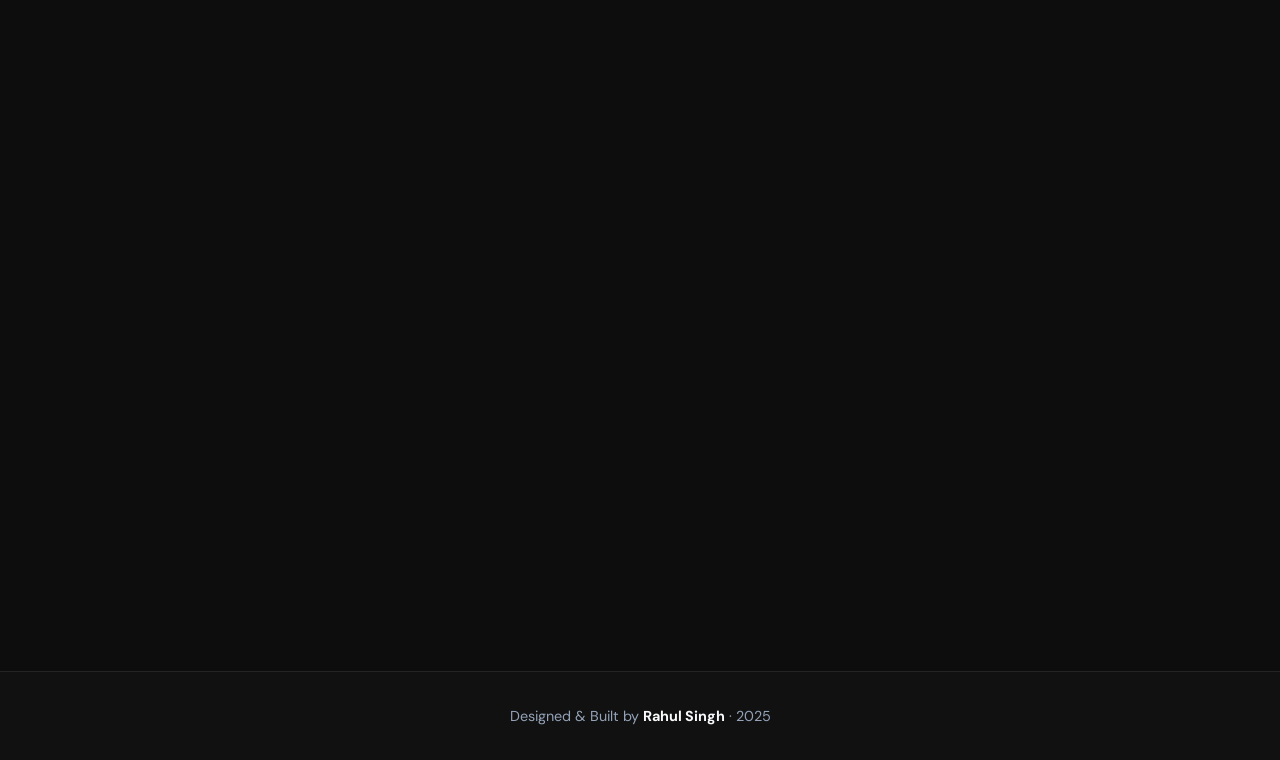
<file: projects/project2.html>
<!DOCTYPE html>
<html lang="en">
<head>
  <meta charset="UTF-8"/>
  <meta name="viewport" content="width=device-width, initial-scale=1.0"/>
  <title>Movie Recommender System | Rahul Singh</title>
  <link rel="stylesheet" href="../style.css"/>
  <link rel="stylesheet" href="../project.css"/>
  <link href="https://fonts.googleapis.com/css2?family=Playfair+Display:wght@400;700;900&family=DM+Sans:wght@300;400;500;600&family=DM+Mono:wght@400;500&display=swap" rel="stylesheet"/>
  <link rel="stylesheet" href="https://cdnjs.cloudflare.com/ajax/libs/font-awesome/6.5.0/css/all.min.css"/>
</head>
<body>

  <nav class="navbar" id="navbar">
    <a href="../index.html" class="nav-logo">RS<span class="dot">.</span></a>
    <ul class="nav-links">
      <li><a href="../index.html#about">About</a></li>
      <li><a href="../index.html#skills">Skills</a></li>
      <li><a href="../index.html#projects">Projects</a></li>
      <li><a href="../index.html#contact">Contact</a></li>
    </ul>
    <a href="../assets/resume/RahulSinghResume.pdf" class="btn-resume" target="_blank">
      <i class="fas fa-file-arrow-down"></i> Resume
    </a>
  </nav>

  <section class="project-hero">
    <div class="container">
      <a href="../index.html#projects" class="back-link"><i class="fas fa-arrow-left"></i> Back to Projects</a>
      <div class="project-hero-meta">
        <span class="project-domain-tag"><i class="fas fa-film"></i> Recommender System / Deployed App</span>
        <span class="project-status live">🟢 Live</span>
      </div>
      <h1 class="project-title">Movie Recommender <span class="highlight">System</span></h1>
      <p class="project-subtitle">
        Content-based movie recommendation engine using Cosine Similarity on genres, keywords,
        cast & crew — deployed as an interactive Streamlit web app with real-time recommendations.
      </p>
      <div class="project-hero-stats">
        <div class="p-stat"><span>5</span><p>Movies Recommended</p></div>
        <div class="p-stat"><span>Live</span><p>Streamlit Deploy</p></div>
        <div class="p-stat"><span>Content</span><p>Based Filtering</p></div>
        <div class="p-stat"><span>Cosine</span><p>Similarity</p></div>
      </div>
      <div class="project-hero-links">
        <a href="https://movie-recommender-system-rahulsinghds.streamlit.app" target="_blank" class="btn-primary">
          <i class="fas fa-external-link-alt"></i> Live Demo
        </a>
        <a href="https://github.com/RahulSingh-DS/movie-recommender-system" target="_blank" class="btn-ghost">
          <i class="fab fa-github"></i> View on GitHub
        </a>
      </div>
    </div>
  </section>

  <section class="project-body section">
    <div class="container project-layout">

      <div class="project-main">

        <div class="project-section reveal">
          <h2><i class="fas fa-bullseye"></i> Problem Statement</h2>
          <p>
            Build a system that recommends movies similar to a user's selection without requiring
            any user login or history. The system should run in real-time and be accessible
            via a clean web interface — no Netflix account required!
          </p>
        </div>

        <div class="project-section reveal">
          <h2><i class="fas fa-cogs"></i> How It Works</h2>
          <div class="steps">
            <div class="step">
              <div class="step-num">01</div>
              <div class="step-content">
                <h4>Feature Extraction</h4>
                <p>Movie metadata — <strong>genres, keywords, cast, and crew</strong> — are extracted and combined into a single "tags" string per movie.</p>
              </div>
            </div>
            <div class="step">
              <div class="step-num">02</div>
              <div class="step-content">
                <h4>Vectorization</h4>
                <p>Tags are transformed into numerical vectors using <strong>Bag of Words</strong> (CountVectorizer), creating a matrix of movie feature vectors.</p>
              </div>
            </div>
            <div class="step">
              <div class="step-num">03</div>
              <div class="step-content">
                <h4>Similarity Computation</h4>
                <p><strong>Cosine Similarity</strong> is computed between all movie vectors. Movies with the highest similarity scores are selected as recommendations.</p>
              </div>
            </div>
            <div class="step">
              <div class="step-num">04</div>
              <div class="step-content">
                <h4>Streamlit Deployment</h4>
                <p>The entire app is wrapped in a <strong>Streamlit</strong> interface — users select a movie and get top 5 recommendations instantly.</p>
              </div>
            </div>
          </div>
        </div>

        <div class="project-section reveal">
          <h2><i class="fas fa-star"></i> Features</h2>
          <div class="feature-grid">
            <span>🎥 Top 5 Similar Movies</span>
            <span>⚡ Real-time Recommendations</span>
            <span>🧠 No User Data Required</span>
            <span>🌐 Live Web App</span>
            <span>📊 Vectorized Similarity</span>
            <span>🎨 Interactive UI</span>
          </div>
        </div>

        <div class="project-section reveal">
          <h2><i class="fas fa-rocket"></i> Deployment</h2>
          <p>
            The app is fully deployed on <strong>Streamlit Cloud</strong> and accessible publicly.
            The similarity matrix and movie data are serialized using <strong>pickle</strong> for
            fast load times without recomputing on every request.
          </p>
          <a href="https://movie-recommender-system-rahulsinghds.streamlit.app" target="_blank" class="btn-primary" style="margin-top:1rem; display:inline-flex;">
            <i class="fas fa-external-link-alt"></i> Open Live App
          </a>
        </div>

      </div>

      <div class="project-sidebar">
        <div class="sidebar-card reveal">
          <h4>Tech Stack</h4>
          <div class="sidebar-tags">
            <span>Python</span><span>NumPy</span><span>Pandas</span>
            <span>Scikit-learn</span><span>Streamlit</span><span>Pickle</span>
          </div>
        </div>
        <div class="sidebar-card reveal">
          <h4>Key Concepts</h4>
          <div class="sidebar-tags">
            <span>Content-Based Filtering</span><span>Cosine Similarity</span>
            <span>Bag of Words</span><span>NLP</span>
            <span>Vectorization</span><span>Deployment</span>
          </div>
        </div>
        <div class="sidebar-card reveal">
          <h4>Links</h4>
          <a href="https://movie-recommender-system-rahulsinghds.streamlit.app" target="_blank" class="sidebar-link">
            <i class="fas fa-external-link-alt"></i> Live Demo
          </a>
          <a href="https://github.com/RahulSingh-DS/movie-recommender-system" target="_blank" class="sidebar-link">
            <i class="fab fa-github"></i> GitHub Repository
          </a>
        </div>
        <div class="sidebar-card reveal">
          <h4>More Projects</h4>
          <a href="project1.html" class="sidebar-link"><i class="fas fa-arrow-right"></i> Heart Disease Prediction</a>
          <a href="project3.html" class="sidebar-link"><i class="fas fa-arrow-right"></i> Customer Segmentation</a>
          <a href="project4.html" class="sidebar-link"><i class="fas fa-arrow-right"></i> Sales Forecasting</a>
        </div>
      </div>

    </div>
  </section>

  <footer class="footer">
    <div class="container">
      <p>Designed & Built by <strong>Rahul Singh</strong> · 2025</p>
    </div>
  </footer>

</body>
</html>
</file>
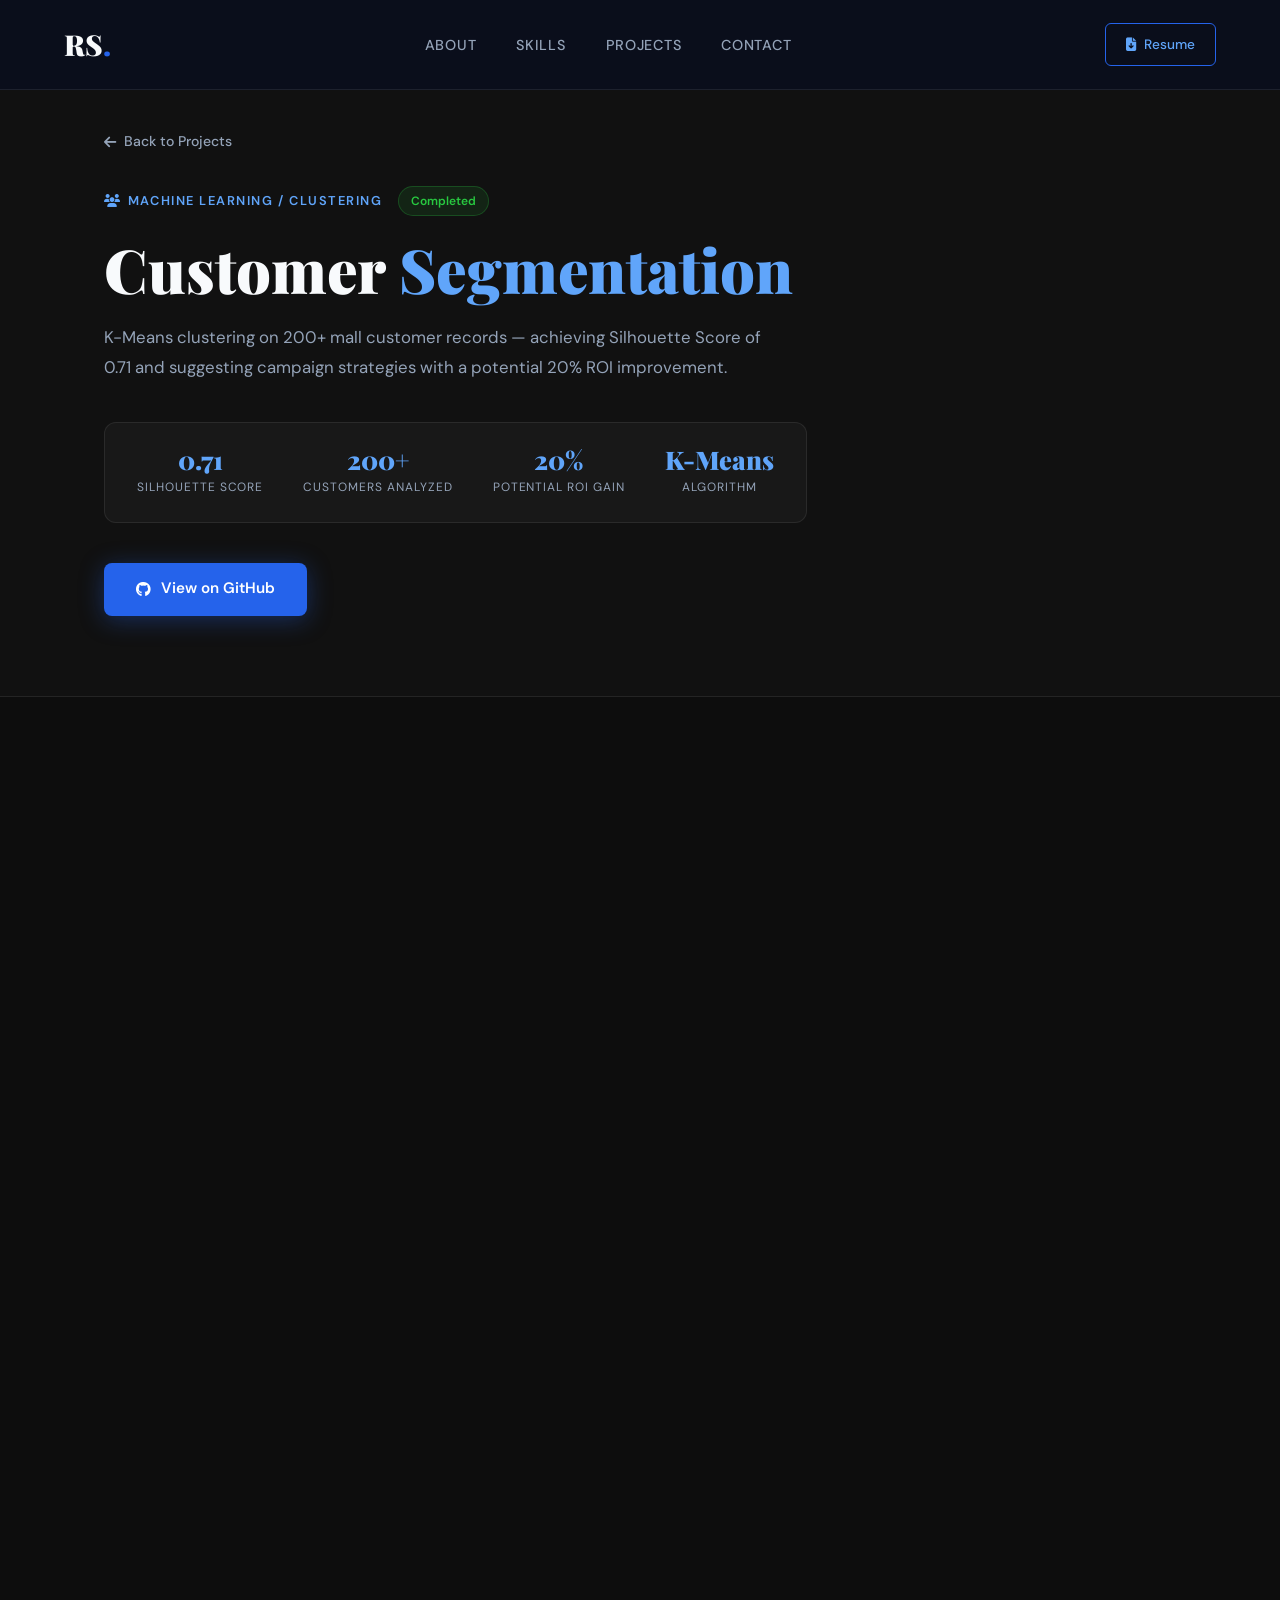
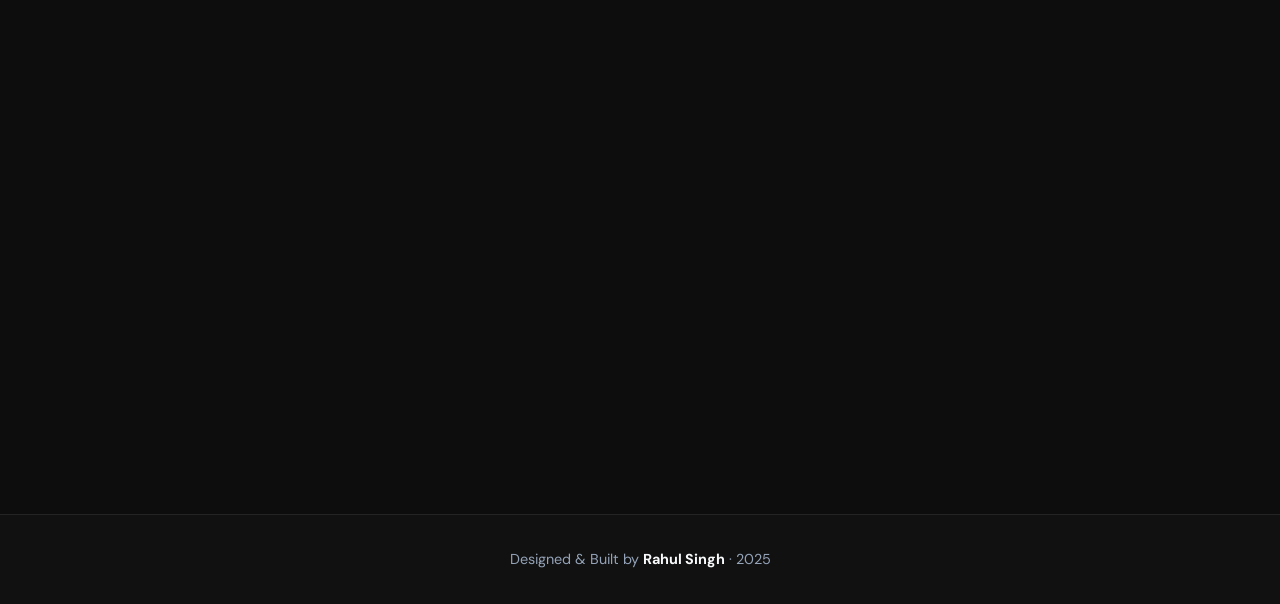
<file: projects/project3.html>
<!DOCTYPE html>
<html lang="en">
<head>
  <meta charset="UTF-8"/>
  <meta name="viewport" content="width=device-width, initial-scale=1.0"/>
  <title>Customer Segmentation | Rahul Singh</title>
  <link rel="stylesheet" href="../style.css"/>
  <link rel="stylesheet" href="../project.css"/>
  <link href="https://fonts.googleapis.com/css2?family=Playfair+Display:wght@400;700;900&family=DM+Sans:wght@300;400;500;600&family=DM+Mono:wght@400;500&display=swap" rel="stylesheet"/>
  <link rel="stylesheet" href="https://cdnjs.cloudflare.com/ajax/libs/font-awesome/6.5.0/css/all.min.css"/>
</head>
<body>

  <nav class="navbar" id="navbar">
    <a href="../index.html" class="nav-logo">RS<span class="dot">.</span></a>
    <ul class="nav-links">
      <li><a href="../index.html#about">About</a></li>
      <li><a href="../index.html#skills">Skills</a></li>
      <li><a href="../index.html#projects">Projects</a></li>
      <li><a href="../index.html#contact">Contact</a></li>
    </ul>
    <a href="../assets/resume/RahulSinghResume.pdf" class="btn-resume" target="_blank">
      <i class="fas fa-file-arrow-down"></i> Resume
    </a>
  </nav>

  <section class="project-hero">
    <div class="container">
      <a href="../index.html#projects" class="back-link"><i class="fas fa-arrow-left"></i> Back to Projects</a>
      <div class="project-hero-meta">
        <span class="project-domain-tag"><i class="fas fa-users"></i> Machine Learning / Clustering</span>
        <span class="project-status live">Completed</span>
      </div>
      <h1 class="project-title">Customer <span class="highlight">Segmentation</span></h1>
      <p class="project-subtitle">
        K-Means clustering on 200+ mall customer records — achieving Silhouette Score of 0.71
        and suggesting campaign strategies with a potential 20% ROI improvement.
      </p>
      <div class="project-hero-stats">
        <div class="p-stat"><span>0.71</span><p>Silhouette Score</p></div>
        <div class="p-stat"><span>200+</span><p>Customers Analyzed</p></div>
        <div class="p-stat"><span>20%</span><p>Potential ROI Gain</p></div>
        <div class="p-stat"><span>K-Means</span><p>Algorithm</p></div>
      </div>
      <div class="project-hero-links">
        <a href="https://github.com/RahulSingh-DS/Customer-Segmentatiob-using-K-means-Clustering." target="_blank" class="btn-primary">
          <i class="fab fa-github"></i> View on GitHub
        </a>
      </div>
    </div>
  </section>

  <section class="project-body section">
    <div class="container project-layout">

      <div class="project-main">

        <div class="project-section reveal">
          <h2><i class="fas fa-bullseye"></i> Problem Statement</h2>
          <p>
            Retail businesses need to understand their customer base to run targeted marketing campaigns.
            This project segments mall customers based on their <strong>annual income</strong> and
            <strong>spending score</strong> to identify actionable customer groups for personalized strategies.
          </p>
        </div>

        <div class="project-section reveal">
          <h2><i class="fas fa-cogs"></i> Approach & Methodology</h2>
          <div class="steps">
            <div class="step">
              <div class="step-num">01</div>
              <div class="step-content">
                <h4>Exploratory Data Analysis</h4>
                <p>Analyzed 200+ customer records — distribution of age, income, and spending patterns. Identified outliers and performed normalization.</p>
              </div>
            </div>
            <div class="step">
              <div class="step-num">02</div>
              <div class="step-content">
                <h4>Data Preprocessing</h4>
                <p>Applied <strong>normalization</strong> and <strong>outlier handling</strong> to ensure clean feature space for clustering.</p>
              </div>
            </div>
            <div class="step">
              <div class="step-num">03</div>
              <div class="step-content">
                <h4>Optimal K Selection</h4>
                <p>Used the <strong>Elbow Method</strong> and <strong>Silhouette Score</strong> to determine the ideal number of clusters, landing on k=5.</p>
              </div>
            </div>
            <div class="step">
              <div class="step-num">04</div>
              <div class="step-content">
                <h4>Cluster Visualization & Interpretation</h4>
                <p>Visualized clusters using <strong>Matplotlib</strong> scatter plots and labeled each segment with actionable business meaning.</p>
              </div>
            </div>
          </div>
        </div>

        <div class="project-section reveal">
          <h2><i class="fas fa-chart-bar"></i> Results & Business Impact</h2>
          <div class="results-table">
            <div class="result-row header"><span>Metric</span><span>Value</span></div>
            <div class="result-row"><span>Silhouette Score</span><span class="result-score accent">0.71</span></div>
            <div class="result-row"><span>Number of Clusters</span><span class="result-score">5</span></div>
            <div class="result-row"><span>Customers Analyzed</span><span class="result-score">200+</span></div>
            <div class="result-row highlight-row"><span>🎯 Estimated ROI Improvement</span><span class="result-score accent">20%</span></div>
          </div>
          <p class="result-note"><i class="fas fa-lightbulb"></i> Segments identified: High-income high-spenders, Budget-conscious shoppers, Standard customers, and more — each with tailored campaign recommendations.</p>
        </div>

      </div>

      <div class="project-sidebar">
        <div class="sidebar-card reveal">
          <h4>Tech Stack</h4>
          <div class="sidebar-tags">
            <span>Python</span><span>Scikit-learn</span><span>Pandas</span>
            <span>NumPy</span><span>Matplotlib</span><span>Seaborn</span>
          </div>
        </div>
        <div class="sidebar-card reveal">
          <h4>Key Concepts</h4>
          <div class="sidebar-tags">
            <span>K-Means Clustering</span><span>Silhouette Score</span>
            <span>Elbow Method</span><span>EDA</span>
            <span>Normalization</span><span>Business Intelligence</span>
          </div>
        </div>
        <div class="sidebar-card reveal">
          <h4>Links</h4>
          <a href="https://github.com/RahulSingh-DS/Customer-Segmentatiob-using-K-means-Clustering." target="_blank" class="sidebar-link">
            <i class="fab fa-github"></i> GitHub Repository
          </a>
        </div>
        <div class="sidebar-card reveal">
          <h4>More Projects</h4>
          <a href="project1.html" class="sidebar-link"><i class="fas fa-arrow-right"></i> Heart Disease Prediction</a>
          <a href="project2.html" class="sidebar-link"><i class="fas fa-arrow-right"></i> Movie Recommender System</a>
          <a href="project4.html" class="sidebar-link"><i class="fas fa-arrow-right"></i> Sales Forecasting</a>
        </div>
      </div>

    </div>
  </section>

  <footer class="footer">
    <div class="container">
      <p>Designed & Built by <strong>Rahul Singh</strong> · 2025</p>
    </div>
  </footer>

</body>
</html>
</file>
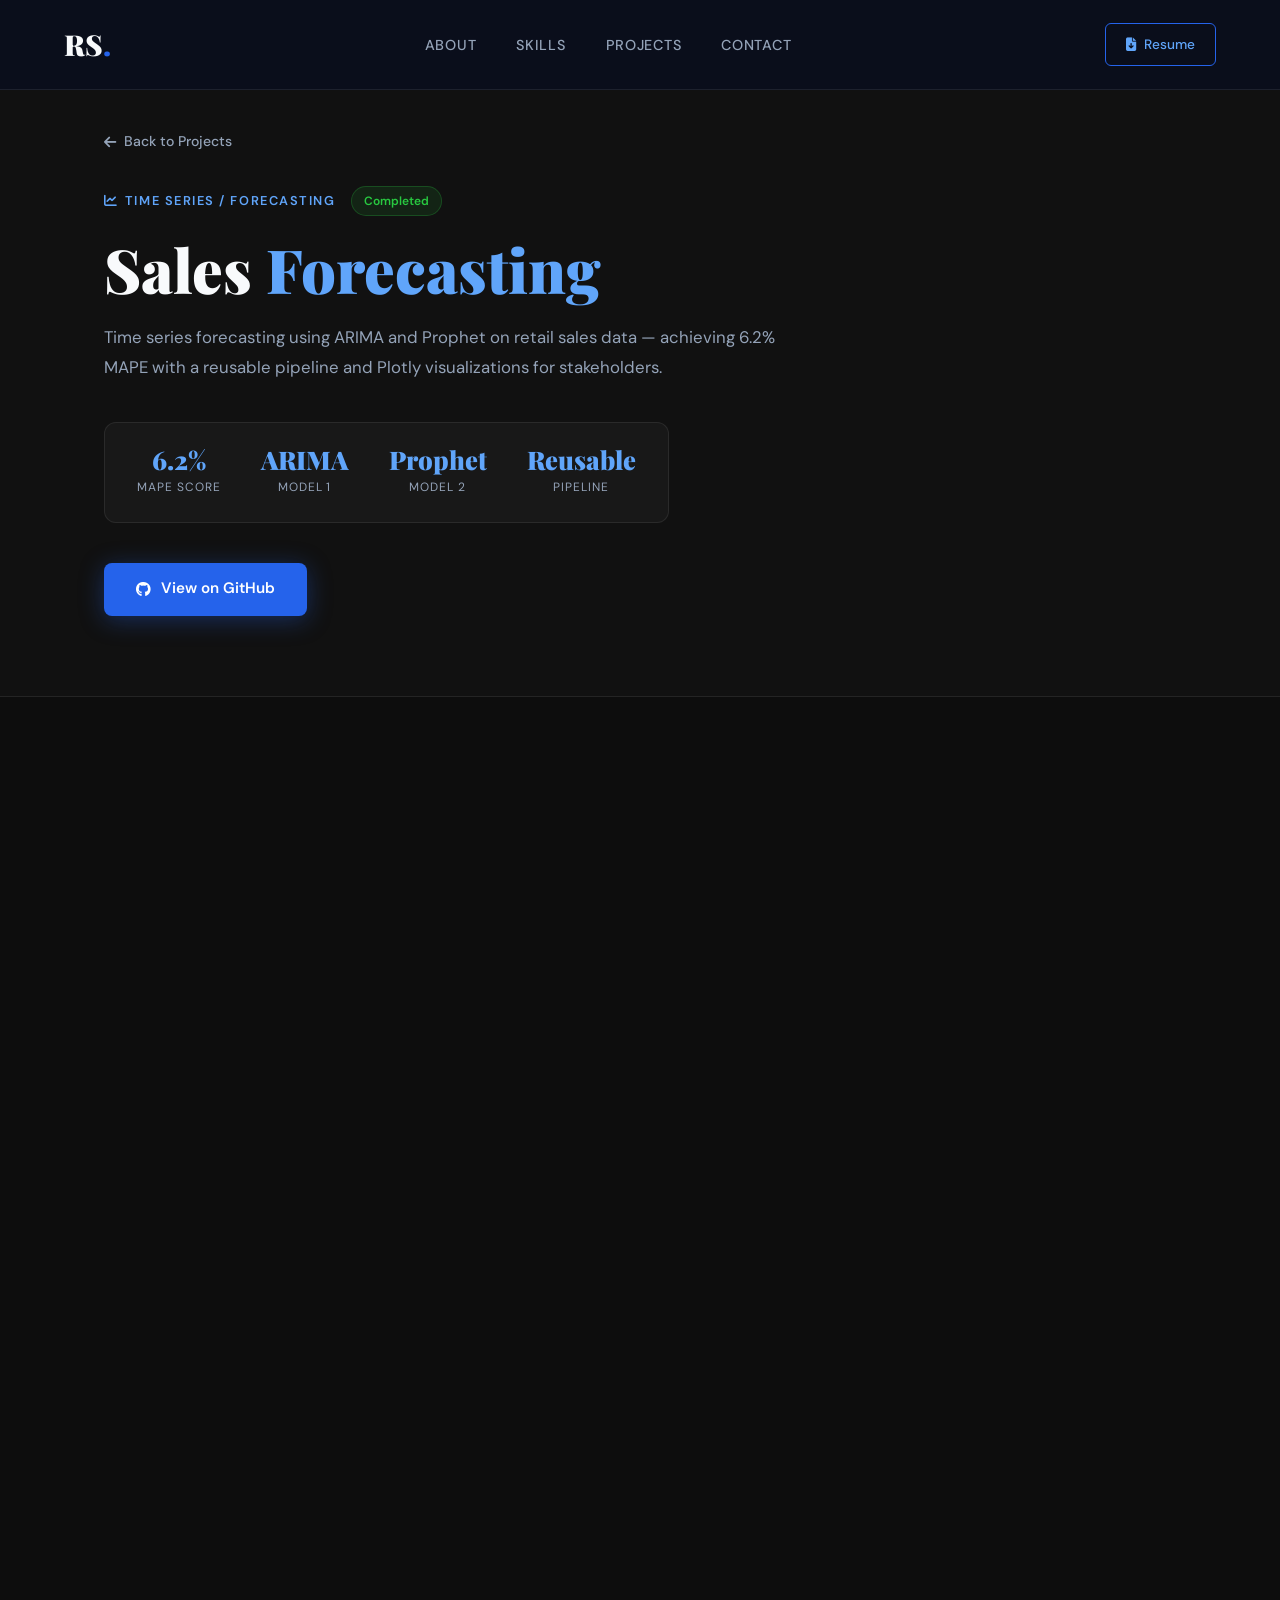
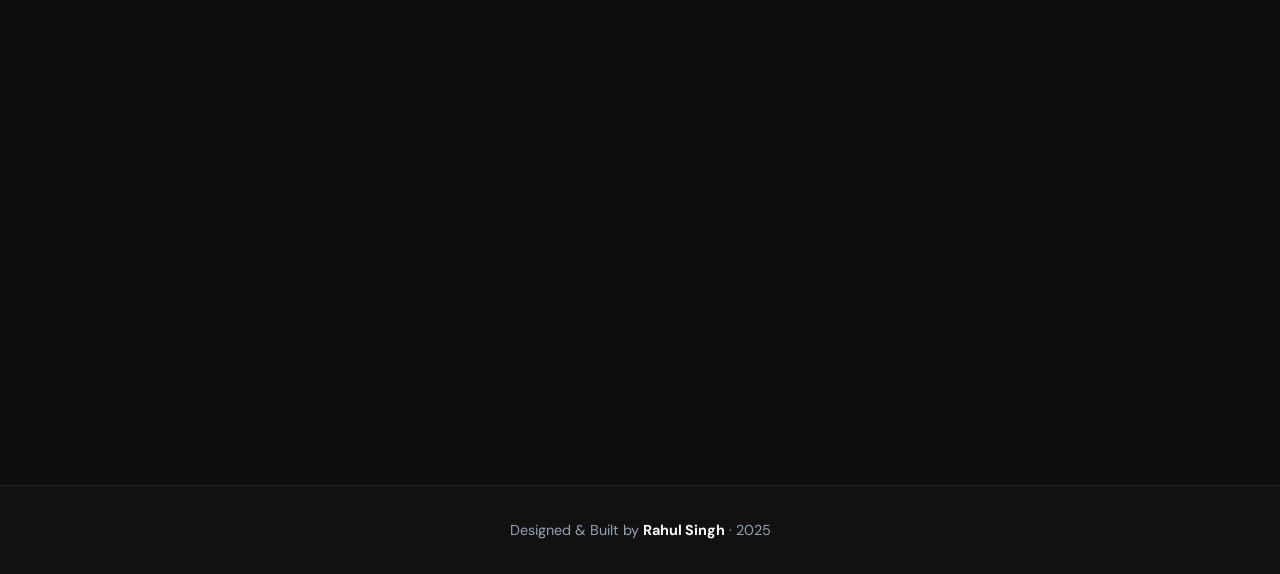
<file: projects/project4.html>
<!DOCTYPE html>
<html lang="en">
<head>
  <meta charset="UTF-8"/>
  <meta name="viewport" content="width=device-width, initial-scale=1.0"/>
  <title>Sales Forecasting | Rahul Singh</title>
  <link rel="stylesheet" href="../style.css"/>
  <link rel="stylesheet" href="../project.css"/>
  <link href="https://fonts.googleapis.com/css2?family=Playfair+Display:wght@400;700;900&family=DM+Sans:wght@300;400;500;600&family=DM+Mono:wght@400;500&display=swap" rel="stylesheet"/>
  <link rel="stylesheet" href="https://cdnjs.cloudflare.com/ajax/libs/font-awesome/6.5.0/css/all.min.css"/>
</head>
<body>

  <nav class="navbar" id="navbar">
    <a href="../index.html" class="nav-logo">RS<span class="dot">.</span></a>
    <ul class="nav-links">
      <li><a href="../index.html#about">About</a></li>
      <li><a href="../index.html#skills">Skills</a></li>
      <li><a href="../index.html#projects">Projects</a></li>
      <li><a href="../index.html#contact">Contact</a></li>
    </ul>
    <a href="../assets/resume/RahulSinghResume.pdf" class="btn-resume" target="_blank">
      <i class="fas fa-file-arrow-down"></i> Resume
    </a>
  </nav>

  <section class="project-hero">
    <div class="container">
      <a href="../index.html#projects" class="back-link"><i class="fas fa-arrow-left"></i> Back to Projects</a>
      <div class="project-hero-meta">
        <span class="project-domain-tag"><i class="fas fa-chart-line"></i> Time Series / Forecasting</span>
        <span class="project-status live">Completed</span>
      </div>
      <h1 class="project-title">Sales <span class="highlight">Forecasting</span></h1>
      <p class="project-subtitle">
        Time series forecasting using ARIMA and Prophet on retail sales data —
        achieving 6.2% MAPE with a reusable pipeline and Plotly visualizations for stakeholders.
      </p>
      <div class="project-hero-stats">
        <div class="p-stat"><span>6.2%</span><p>MAPE Score</p></div>
        <div class="p-stat"><span>ARIMA</span><p>Model 1</p></div>
        <div class="p-stat"><span>Prophet</span><p>Model 2</p></div>
        <div class="p-stat"><span>Reusable</span><p>Pipeline</p></div>
      </div>
      <div class="project-hero-links">
        <a href="https://github.com/RahulSingh-DS" target="_blank" class="btn-primary">
          <i class="fab fa-github"></i> View on GitHub
        </a>
      </div>
    </div>
  </section>

  <section class="project-body section">
    <div class="container project-layout">

      <div class="project-main">

        <div class="project-section reveal">
          <h2><i class="fas fa-bullseye"></i> Problem Statement</h2>
          <p>
            Retail businesses need accurate sales forecasts to optimize inventory, staffing, and
            marketing spend. This project builds and compares two time series forecasting models —
            <strong>ARIMA</strong> and <strong>Prophet</strong> — to predict future sales trends
            across multiple product datasets.
          </p>
        </div>

        <div class="project-section reveal">
          <h2><i class="fas fa-cogs"></i> Approach & Methodology</h2>
          <div class="steps">
            <div class="step">
              <div class="step-num">01</div>
              <div class="step-content">
                <h4>Time Series Decomposition</h4>
                <p>Analyzed <strong>trend</strong>, <strong>seasonality</strong>, and <strong>residual</strong> components to understand the underlying patterns in sales data.</p>
              </div>
            </div>
            <div class="step">
              <div class="step-num">02</div>
              <div class="step-content">
                <h4>ARIMA Modeling</h4>
                <p>Fitted ARIMA model with optimal (p,d,q) parameters using ACF/PACF plots and AIC/BIC criterion for parameter selection.</p>
              </div>
            </div>
            <div class="step">
              <div class="step-num">03</div>
              <div class="step-content">
                <h4>Prophet Modeling</h4>
                <p>Used Facebook's <strong>Prophet</strong> for automatic seasonality detection and holiday effects — more robust for business datasets.</p>
              </div>
            </div>
            <div class="step">
              <div class="step-num">04</div>
              <div class="step-content">
                <h4>Visualization & Pipeline</h4>
                <p>Built <strong>actual vs predicted</strong> charts using Matplotlib and Plotly for stakeholder-friendly reporting. Wrapped everything in a reusable pipeline for multiple datasets.</p>
              </div>
            </div>
          </div>
        </div>

        <div class="project-section reveal">
          <h2><i class="fas fa-chart-bar"></i> Results</h2>
          <div class="results-table">
            <div class="result-row header"><span>Metric</span><span>Value</span></div>
            <div class="result-row highlight-row">
              <span>🏆 MAPE (Mean Absolute % Error)</span>
              <span class="result-score accent">6.2%</span>
            </div>
            <div class="result-row"><span>Models Compared</span><span class="result-score">ARIMA vs Prophet</span></div>
            <div class="result-row"><span>Pipeline</span><span class="result-score">Multi-dataset Reusable</span></div>
          </div>
          <p class="result-note"><i class="fas fa-lightbulb"></i> A 6.2% MAPE is considered strong for retail sales forecasting — industry benchmark is typically under 10%.</p>
        </div>

      </div>

      <div class="project-sidebar">
        <div class="sidebar-card reveal">
          <h4>Tech Stack</h4>
          <div class="sidebar-tags">
            <span>Python</span><span>ARIMA</span><span>Prophet</span>
            <span>Pandas</span><span>Matplotlib</span><span>Plotly</span>
            <span>Statsmodels</span>
          </div>
        </div>
        <div class="sidebar-card reveal">
          <h4>Key Concepts</h4>
          <div class="sidebar-tags">
            <span>Time Series Analysis</span><span>ARIMA</span>
            <span>Seasonality</span><span>Trend Decomposition</span>
            <span>MAPE</span><span>Forecasting Pipeline</span>
          </div>
        </div>
        <div class="sidebar-card reveal">
          <h4>Links</h4>
          <a href="https://github.com/RahulSingh-DS" target="_blank" class="sidebar-link">
            <i class="fab fa-github"></i> GitHub Profile
          </a>
        </div>
        <div class="sidebar-card reveal">
          <h4>More Projects</h4>
          <a href="project1.html" class="sidebar-link"><i class="fas fa-arrow-right"></i> Heart Disease Prediction</a>
          <a href="project2.html" class="sidebar-link"><i class="fas fa-arrow-right"></i> Movie Recommender System</a>
          <a href="project3.html" class="sidebar-link"><i class="fas fa-arrow-right"></i> Customer Segmentation</a>
        </div>
      </div>

    </div>
  </section>

  <footer class="footer">
    <div class="container">
      <p>Designed & Built by <strong>Rahul Singh</strong> · 2025</p>
    </div>
  </footer>

</body>
</html>
</file>
<file: style.css>
/* ═══════════════════════════════════════════
   RAHUL PORTFOLIO — PROFESSIONAL CORPORATE
   ═══════════════════════════════════════════ */

/* ── CSS Variables ── */
:root {
  --navy:       #0d0d0d;
  --navy-mid:   #111111;
  --navy-light: #1a1a1a;
  --accent:     #2563eb;
  --accent-glow:#3b82f6;
  --accent-lt:  #60a5fa;
  --gold:       #f59e0b;
  --white:      #f8fafc;
  --muted:      #94a3b8;
  --border:     rgba(255,255,255,0.08);
  --card-bg:    rgba(255,255,255,0.03);
  --font-display: 'Playfair Display', serif;
  --font-body:    'DM Sans', sans-serif;
  --font-mono:    'DM Mono', monospace;
  --radius:     12px;
  --transition: 0.35s cubic-bezier(0.4, 0, 0.2, 1);
}

/* ── Reset ── */
*, *::before, *::after { margin: 0; padding: 0; box-sizing: border-box; }
html { scroll-behavior: smooth; }
body {
  background: var(--navy);
  color: var(--white);
  font-family: var(--font-body);
  font-size: 16px;
  line-height: 1.7;
  overflow-x: hidden;
}
a { text-decoration: none; color: inherit; }
ul { list-style: none; }
img { max-width: 100%; display: block; }

/* ── Scrollbar ── */
::-webkit-scrollbar { width: 6px; }
::-webkit-scrollbar-track { background: var(--navy); }
::-webkit-scrollbar-thumb { background: var(--accent); border-radius: 4px; }

/* ── Selection ── */
::selection { background: var(--accent); color: #fff; }

/* ══════════════════════════════
   NAVBAR
══════════════════════════════ */
.navbar {
  position: fixed; top: 0; left: 0; right: 0; z-index: 999;
  display: flex; align-items: center; justify-content: space-between;
  padding: 1.25rem 5%;
  background: rgba(10, 15, 30, 0.85);
  backdrop-filter: blur(16px);
  border-bottom: 1px solid var(--border);
  transition: var(--transition);
}
.navbar.scrolled {
  padding: 0.9rem 5%;
  box-shadow: 0 4px 30px rgba(0,0,0,0.4);
}
.nav-logo {
  font-family: var(--font-display);
  font-size: 1.8rem; font-weight: 900;
  color: var(--white);
}
.nav-logo .dot { color: var(--accent); }
.nav-links { display: flex; gap: 2.5rem; }
.nav-links a {
  font-size: 0.9rem; font-weight: 500;
  color: var(--muted); letter-spacing: 0.05em;
  text-transform: uppercase;
  position: relative; transition: color var(--transition);
}
.nav-links a::after {
  content: ''; position: absolute; bottom: -4px; left: 0;
  width: 0; height: 2px; background: var(--accent);
  transition: width var(--transition);
}
.nav-links a:hover { color: var(--white); }
.nav-links a:hover::after { width: 100%; }
.btn-resume {
  display: flex; align-items: center; gap: 0.5rem;
  padding: 0.55rem 1.25rem; border-radius: 6px;
  background: transparent; border: 1px solid var(--accent);
  color: var(--accent-lt); font-size: 0.85rem; font-weight: 500;
  transition: var(--transition);
}
.btn-resume:hover { background: var(--accent); color: #fff; }
.hamburger { display: none; flex-direction: column; gap: 5px; background: none; border: none; cursor: pointer; }
.hamburger span { display: block; width: 24px; height: 2px; background: var(--white); border-radius: 2px; transition: var(--transition); }

/* ══════════════════════════════
   HERO
══════════════════════════════ */
.hero {
  min-height: 100vh;
  display: flex; align-items: center;
  padding: 7rem 5% 4rem;
  position: relative; overflow: hidden;
  gap: 4rem;
}
.hero-bg-grid {
  position: absolute; inset: 0; z-index: 0;
  background-image:
    linear-gradient(rgba(37, 99, 235, 0.04) 1px, transparent 1px),
    linear-gradient(90deg, rgba(37, 99, 235, 0.04) 1px, transparent 1px);
  background-size: 60px 60px;
}
.hero-bg-grid::after {
  content: ''; position: absolute; inset: 0;
  background: radial-gradient(ellipse 70% 60% at 20% 50%, rgba(37,99,235,0.12) 0%, transparent 70%);
}
.hero-content { position: relative; z-index: 1; flex: 1; max-width: 640px; }
.hero-tag {
  font-size: 0.85rem; font-weight: 500; letter-spacing: 0.15em;
  text-transform: uppercase; color: var(--accent-lt);
  margin-bottom: 1rem;
}
.hero-title {
  font-family: var(--font-display);
  font-size: clamp(2.8rem, 6vw, 4.5rem);
  font-weight: 900; line-height: 1.1;
  margin-bottom: 1.5rem;
  color: var(--white);
}
.highlight { color: var(--accent-lt); }
.type-cursor {
  color: var(--accent);
  animation: blink 0.75s step-end infinite;
  font-weight: 300;
}
@keyframes blink { 50% { opacity: 0; } }
.hero-sub {
  font-size: 1.1rem; color: var(--muted); margin-bottom: 2.5rem; max-width: 520px;
}
.hero-sub strong { color: var(--white); }
.hero-cta { display: flex; gap: 1rem; flex-wrap: wrap; margin-bottom: 3rem; }
.btn-primary {
  display: inline-flex; align-items: center; gap: 0.6rem;
  padding: 0.85rem 2rem; border-radius: 8px;
  background: var(--accent); color: #fff;
  font-weight: 600; font-size: 0.95rem;
  transition: var(--transition); box-shadow: 0 4px 24px rgba(37,99,235,0.35);
}
.btn-primary:hover { background: var(--accent-glow); transform: translateY(-2px); box-shadow: 0 8px 32px rgba(37,99,235,0.5); }
.btn-ghost {
  display: inline-flex; align-items: center; gap: 0.6rem;
  padding: 0.85rem 2rem; border-radius: 8px;
  border: 1px solid var(--border); color: var(--muted);
  font-weight: 500; font-size: 0.95rem;
  transition: var(--transition);
}
.btn-ghost:hover { border-color: var(--accent); color: var(--white); }
.hero-stats { display: flex; align-items: center; gap: 2rem; }
.stat { text-align: center; }
.stat-num { font-family: var(--font-display); font-size: 2.2rem; font-weight: 900; color: var(--white); }
.stat span { color: var(--accent); font-size: 1.5rem; font-weight: 700; }
.stat p { font-size: 0.8rem; color: var(--muted); text-transform: uppercase; letter-spacing: 0.08em; margin-top: 0.2rem; }
.stat-divider { width: 1px; height: 50px; background: var(--border); }

/* Hero Visual */
.hero-visual {
  position: relative; z-index: 1; flex-shrink: 0;
  display: flex; align-items: center; justify-content: center;
  width: 360px; height: 360px;
}
.avatar-ring {
  width: 260px; height: 260px; border-radius: 50%;
  border: 2px solid rgba(37,99,235,0.4);
  display: flex; align-items: center; justify-content: center;
  position: relative;
  box-shadow: 0 0 60px rgba(37,99,235,0.2), inset 0 0 40px rgba(37,99,235,0.05);
  animation: pulse-ring 3s ease-in-out infinite;
}
@keyframes pulse-ring {
  0%, 100% { box-shadow: 0 0 60px rgba(37,99,235,0.2); }
  50%       { box-shadow: 0 0 90px rgba(37,99,235,0.35); }
}
.avatar-placeholder {
  width: 220px; height: 220px; border-radius: 50%;
  background: linear-gradient(135deg, var(--navy-light), var(--navy-mid));
  border: 1px solid var(--border);
  display: flex; align-items: center; justify-content: center;
  font-size: 5rem; color: var(--muted);
  overflow: hidden;
}
.avatar-placeholder img { width: 100%; height: 100%; object-fit: cover; }
.float-badge {
  position: absolute;
  display: flex; align-items: center; gap: 0.4rem;
  background: var(--navy-mid); border: 1px solid var(--border);
  padding: 0.5rem 1rem; border-radius: 50px;
  font-size: 0.8rem; font-weight: 500; color: var(--white);
  backdrop-filter: blur(10px);
  box-shadow: 0 4px 20px rgba(0,0,0,0.3);
}
.float-badge i { color: var(--accent-lt); }
.badge-1 { top: 30px; right: 10px; animation: float 4s ease-in-out infinite; }
.badge-2 { bottom: 60px; right: -20px; animation: float 4s ease-in-out 1s infinite; }
.badge-3 { bottom: 20px; left: 10px; animation: float 4s ease-in-out 2s infinite; }
@keyframes float {
  0%, 100% { transform: translateY(0); }
  50%       { transform: translateY(-10px); }
}

/* ══════════════════════════════
   SECTIONS SHARED
══════════════════════════════ */
.section { padding: 7rem 0; }
.container { max-width: 1200px; margin: 0 auto; padding: 0 5%; }
.section-label {
  font-size: 0.8rem; font-weight: 600; letter-spacing: 0.2em;
  text-transform: uppercase; color: var(--accent-lt);
  margin-bottom: 0.75rem;
  display: flex; align-items: center; gap: 0.75rem;
}
.section-label::before {
  content: ''; display: block; width: 24px; height: 2px; background: var(--accent);
}
.section-title {
  font-family: var(--font-display);
  font-size: clamp(2rem, 4vw, 3rem);
  font-weight: 900; margin-bottom: 3.5rem; line-height: 1.15;
}

/* Reveal animation */
.reveal { opacity: 0; transform: translateY(30px); transition: opacity 0.7s ease, transform 0.7s ease; }
.reveal.visible { opacity: 1; transform: translateY(0); }

/* ══════════════════════════════
   ABOUT
══════════════════════════════ */
.about { background: var(--navy-mid); }
.about-grid { display: grid; grid-template-columns: 1fr 1fr; gap: 4rem; align-items: start; }
.about-text p { color: var(--muted); margin-bottom: 1.25rem; font-size: 1.05rem; }
.about-text strong { color: var(--white); }
.about-info { margin-top: 2rem; display: flex; flex-direction: column; gap: 0.75rem; }
.info-item { display: flex; align-items: center; gap: 0.75rem; color: var(--muted); font-size: 0.95rem; }
.info-item i { color: var(--accent-lt); width: 18px; }

/* Code card */
.about-card { position: relative; }
.card-inner {
  background: #0d1117; border: 1px solid var(--border);
  border-radius: var(--radius); overflow: hidden;
  box-shadow: 0 20px 60px rgba(0,0,0,0.4);
}
.card-header {
  display: flex; align-items: center; gap: 0.5rem;
  padding: 0.85rem 1.25rem;
  background: rgba(255,255,255,0.03);
  border-bottom: 1px solid var(--border);
}
.card-dot { width: 12px; height: 12px; border-radius: 50%; }
.card-dot.red    { background: #ff5f57; }
.card-dot.yellow { background: #febc2e; }
.card-dot.green  { background: #28c840; }
.card-title { margin-left: 0.5rem; font-family: var(--font-mono); font-size: 0.8rem; color: var(--muted); }
.code-block { padding: 1.5rem; font-family: var(--font-mono); font-size: 0.85rem; line-height: 1.9; overflow-x: auto; }
.c-keyword { color: #ff79c6; }
.c-class    { color: #50fa7b; }
.c-str      { color: #f1fa8c; }

/* ══════════════════════════════
   SKILLS
══════════════════════════════ */
.skills { background: var(--navy); }
.skills-grid { display: grid; grid-template-columns: repeat(2, 1fr); gap: 1.5rem; margin-bottom: 3rem; }
.skill-card {
  background: var(--card-bg); border: 1px solid var(--border);
  border-radius: var(--radius); padding: 2rem;
  transition: var(--transition); cursor: default;
  position: relative; overflow: hidden;
}
.skill-card::before {
  content: ''; position: absolute; top: 0; left: 0; right: 0;
  height: 3px; background: linear-gradient(90deg, var(--accent), var(--accent-lt));
  transform: scaleX(0); transform-origin: left; transition: transform var(--transition);
}
.skill-card:hover { border-color: rgba(37,99,235,0.3); transform: translateY(-4px); box-shadow: 0 12px 40px rgba(37,99,235,0.1); }
.skill-card:hover::before { transform: scaleX(1); }
.skill-icon { font-size: 1.8rem; color: var(--accent-lt); margin-bottom: 1rem; }
.skill-card h3 { font-size: 1.1rem; font-weight: 600; margin-bottom: 0.75rem; color: var(--white); }
.skill-card p { font-size: 0.9rem; color: var(--muted); margin-bottom: 1.25rem; line-height: 1.6; }
.skill-tags { display: flex; flex-wrap: wrap; gap: 0.5rem; }
.skill-tags span {
  font-size: 0.75rem; font-weight: 500; font-family: var(--font-mono);
  padding: 0.3rem 0.75rem; border-radius: 4px;
  background: rgba(37,99,235,0.1); border: 1px solid rgba(37,99,235,0.2);
  color: var(--accent-lt);
}

/* Tech bar */
.tech-bar {
  display: flex; align-items: center; gap: 2rem;
  padding: 1.5rem 2rem; background: var(--card-bg);
  border: 1px solid var(--border); border-radius: var(--radius);
  overflow-x: auto;
}
.tech-bar > span { font-size: 0.8rem; font-weight: 600; color: var(--muted); white-space: nowrap; letter-spacing: 0.1em; }
.tech-logos { display: flex; gap: 2.5rem; align-items: center; }
.tech-item { display: flex; flex-direction: column; align-items: center; gap: 0.4rem; cursor: default; transition: var(--transition); }
.tech-item:hover { transform: translateY(-4px); }
.tech-item i { font-size: 1.6rem; color: var(--muted); transition: color var(--transition); }
.tech-item:hover i { color: var(--accent-lt); }
.tech-item p { font-size: 0.7rem; color: var(--muted); font-weight: 500; }

/* ══════════════════════════════
   PROJECTS
══════════════════════════════ */
.projects { background: var(--navy-mid); }
.projects-grid { display: grid; grid-template-columns: repeat(2, 1fr); gap: 1.5rem; }
.project-card {
  background: var(--card-bg); border: 1px solid var(--border);
  border-radius: var(--radius); padding: 2rem;
  display: flex; flex-direction: column;
  transition: var(--transition); position: relative; overflow: hidden;
}
.project-card:hover { border-color: rgba(37,99,235,0.4); transform: translateY(-6px); box-shadow: 0 20px 60px rgba(37,99,235,0.12); }
.project-num {
  font-family: var(--font-display); font-size: 4rem; font-weight: 900;
  color: rgba(37,99,235,0.12); line-height: 1; margin-bottom: 0.5rem;
  position: absolute; top: 1.5rem; right: 1.75rem;
}
.project-domain { font-size: 0.78rem; font-weight: 600; letter-spacing: 0.1em; color: var(--accent-lt); text-transform: uppercase; margin-bottom: 0.75rem; }
.project-domain i { margin-right: 0.4rem; }
.project-card h3 { font-size: 1.2rem; font-weight: 700; margin-bottom: 0.75rem; color: var(--white); padding-right: 3rem; }
.project-card p { font-size: 0.9rem; color: var(--muted); margin-bottom: 1.5rem; line-height: 1.65; flex: 1; }
.project-tags { display: flex; flex-wrap: wrap; gap: 0.5rem; margin-bottom: 1.5rem; }
.project-tags span {
  font-size: 0.72rem; font-weight: 500; font-family: var(--font-mono);
  padding: 0.3rem 0.7rem; border-radius: 4px;
  background: rgba(255,255,255,0.04); border: 1px solid var(--border);
  color: var(--muted);
}
.project-link {
  display: inline-flex; align-items: center; gap: 0.5rem;
  font-size: 0.88rem; font-weight: 600; color: var(--accent-lt);
  transition: gap var(--transition);
}
.project-link:hover { gap: 0.9rem; }

/* ══════════════════════════════
   CONTACT
══════════════════════════════ */
.contact { background: var(--navy); }
.contact-sub { font-size: 1.05rem; color: var(--muted); max-width: 580px; margin-bottom: 3.5rem; }
.contact-grid { display: grid; grid-template-columns: 1fr 1fr; gap: 2.5rem; align-items: start; }
.contact-links { display: flex; flex-direction: column; gap: 1rem; }
.contact-item {
  display: flex; align-items: center; gap: 1.25rem;
  padding: 1.25rem 1.5rem; border-radius: var(--radius);
  background: var(--card-bg); border: 1px solid var(--border);
  transition: var(--transition);
}
.contact-item:hover { border-color: rgba(37,99,235,0.4); transform: translateX(6px); }
.contact-item i { font-size: 1.3rem; color: var(--accent-lt); width: 24px; text-align: center; }
.contact-item div { display: flex; flex-direction: column; gap: 0.15rem; }
.contact-item strong { font-size: 0.9rem; color: var(--white); }
.contact-item span { font-size: 0.82rem; color: var(--muted); }
.cta-box {
  background: linear-gradient(135deg, rgba(37,99,235,0.12), rgba(37,99,235,0.05));
  border: 1px solid rgba(37,99,235,0.25); border-radius: var(--radius);
  padding: 2.5rem; text-align: center;
}
.cta-box h3 { font-family: var(--font-display); font-size: 1.5rem; font-weight: 700; margin-bottom: 0.75rem; }
.cta-box p { color: var(--muted); font-size: 0.9rem; margin-bottom: 0.5rem; }
.cta-location { display: flex; align-items: center; justify-content: center; gap: 0.5rem; font-size: 0.85rem !important; margin-bottom: 2rem !important; color: var(--muted); }
.cta-location i { color: var(--accent-lt); }

/* ══════════════════════════════
   FOOTER
══════════════════════════════ */
.footer {
  background: var(--navy-mid); border-top: 1px solid var(--border);
  padding: 2rem 5%; text-align: center;
}
.footer p { color: var(--muted); font-size: 0.9rem; }
.footer strong { color: var(--white); }
.footer-sub { font-size: 0.8rem; margin-top: 0.35rem; color: rgba(148,163,184,0.5); }

/* ══════════════════════════════
   RESPONSIVE
══════════════════════════════ */
@media (max-width: 1024px) {
  .hero { flex-direction: column; text-align: center; padding-top: 8rem; }
  .hero-visual { width: 280px; height: 280px; order: -1; }
  .avatar-ring { width: 200px; height: 200px; }
  .avatar-placeholder { width: 170px; height: 170px; font-size: 4rem; }
  .hero-cta { justify-content: center; }
  .hero-stats { justify-content: center; }
  .about-grid { grid-template-columns: 1fr; }
  .skills-grid { grid-template-columns: 1fr; }
  .projects-grid { grid-template-columns: 1fr; }
  .contact-grid { grid-template-columns: 1fr; }
}
@media (max-width: 768px) {
  .nav-links { display: none; }
  .btn-resume { display: none; }
  .hamburger { display: flex; }
  .hero-title { font-size: 2.5rem; }
  .hero-sub { font-size: 1rem; }
  .section { padding: 5rem 0; }
  .section-title { font-size: 2rem; margin-bottom: 2.5rem; }
  .skills-grid { grid-template-columns: 1fr; }
}

/* ══════════════════════════════
   EXPERIENCE / TIMELINE
══════════════════════════════ */
.experience { background: var(--navy); }
.timeline { display: flex; flex-direction: column; gap: 2rem; position: relative; }
.timeline::before {
  content: ''; position: absolute; left: 18px; top: 0; bottom: 0;
  width: 2px; background: linear-gradient(to bottom, var(--accent), transparent);
}
.timeline-item { display: flex; gap: 2rem; position: relative; }
.timeline-dot {
  width: 38px; height: 38px; border-radius: 50%; flex-shrink: 0;
  background: var(--navy); border: 2px solid var(--accent);
  display: flex; align-items: center; justify-content: center;
  position: relative; z-index: 1; margin-top: 4px;
}
.timeline-dot::after {
  content: ''; width: 12px; height: 12px; border-radius: 50%;
  background: var(--accent); display: block;
}
.timeline-card {
  flex: 1; background: var(--card-bg); border: 1px solid var(--border);
  border-radius: var(--radius); padding: 1.75rem 2rem;
  transition: var(--transition);
}
.timeline-card:hover { border-color: rgba(37,99,235,0.35); transform: translateX(6px); }
.timeline-meta { display: flex; align-items: center; gap: 1rem; margin-bottom: 0.5rem; }
.timeline-company { font-size: 1rem; font-weight: 700; color: var(--accent-lt); }
.timeline-badge {
  font-size: 0.72rem; font-weight: 600; padding: 0.2rem 0.65rem;
  border-radius: 20px; background: rgba(37,99,235,0.12);
  border: 1px solid rgba(37,99,235,0.25); color: var(--accent-lt);
  letter-spacing: 0.05em;
}
.timeline-card h3 { font-size: 1.1rem; font-weight: 600; color: var(--white); margin-bottom: 0.4rem; }
.timeline-date { font-size: 0.82rem; color: var(--muted); margin-bottom: 1rem; display: flex; align-items: center; gap: 0.4rem; }
.timeline-date i { color: var(--accent-lt); }
.timeline-points { padding-left: 1.25rem; display: flex; flex-direction: column; gap: 0.5rem; margin-bottom: 1.25rem; }
.timeline-points li { font-size: 0.92rem; color: var(--muted); line-height: 1.6; }
.timeline-points li::marker { color: var(--accent); }
.timeline-points strong { color: var(--white); }
.timeline-tags { display: flex; flex-wrap: wrap; gap: 0.5rem; }
.timeline-tags span {
  font-size: 0.72rem; font-weight: 500; font-family: var(--font-mono);
  padding: 0.25rem 0.65rem; border-radius: 4px;
  background: rgba(255,255,255,0.04); border: 1px solid var(--border);
  color: var(--muted);
}
@media (max-width: 768px) {
  .timeline::before { left: 14px; }
  .timeline-dot { width: 30px; height: 30px; }
  .timeline-card { padding: 1.25rem; }
}

/* ── Project dual links row ── */
.project-links-row { display: flex; align-items: center; gap: 1.5rem; flex-wrap: wrap; }
.live-link { color: var(--gold) !important; }
.live-link:hover { gap: 0.6rem !important; }

/* ── Avatar image & initials fallback ── */
.avatar-placeholder img {
  width: 100%; height: 100%;
  object-fit: cover; border-radius: 50%;
}
.avatar-placeholder .initials {
  font-family: var(--font-display);
  font-size: 3.5rem; font-weight: 900;
  color: var(--accent-lt); letter-spacing: -2px;
}
</file>
<file: project.css>
/* ══════════════════════════════
   PROJECT PAGE STYLES
══════════════════════════════ */

.back-link {
  display: inline-flex; align-items: center; gap: 0.5rem;
  color: var(--muted); font-size: 0.88rem; font-weight: 500;
  margin-bottom: 2rem; transition: var(--transition);
}
.back-link:hover { color: var(--accent-lt); gap: 0.8rem; }

.project-hero {
  padding: 8rem 0 5rem;
  background: var(--navy-mid);
  border-bottom: 1px solid var(--border);
}
.project-hero-meta {
  display: flex; align-items: center; gap: 1rem;
  margin-bottom: 1.25rem; flex-wrap: wrap;
}
.project-domain-tag {
  font-size: 0.8rem; font-weight: 600; letter-spacing: 0.12em;
  text-transform: uppercase; color: var(--accent-lt);
  display: flex; align-items: center; gap: 0.4rem;
}
.project-status {
  font-size: 0.75rem; font-weight: 600;
  padding: 0.25rem 0.75rem; border-radius: 20px;
  background: rgba(37,99,235,0.12); border: 1px solid rgba(37,99,235,0.25);
  color: var(--accent-lt);
}
.project-status.live { background: rgba(40,200,64,0.1); border-color: rgba(40,200,64,0.25); color: #28c840; }

.project-title {
  font-family: var(--font-display);
  font-size: clamp(2.2rem, 5vw, 3.8rem);
  font-weight: 900; line-height: 1.1;
  margin-bottom: 1.25rem;
}
.project-subtitle {
  font-size: 1.05rem; color: var(--muted);
  max-width: 680px; line-height: 1.75;
  margin-bottom: 2.5rem;
}
.project-hero-stats {
  display: flex; gap: 2.5rem; flex-wrap: wrap;
  margin-bottom: 2.5rem;
  padding: 1.5rem 2rem;
  background: var(--card-bg); border: 1px solid var(--border);
  border-radius: var(--radius); width: fit-content;
}
.p-stat { text-align: center; }
.p-stat span {
  display: block;
  font-family: var(--font-display); font-size: 1.6rem; font-weight: 900;
  color: var(--accent-lt); line-height: 1;
}
.p-stat p { font-size: 0.75rem; color: var(--muted); margin-top: 0.3rem; text-transform: uppercase; letter-spacing: 0.08em; }
.project-hero-links { display: flex; gap: 1rem; flex-wrap: wrap; }

/* Layout */
.project-body { background: var(--navy); }
.project-layout {
  display: grid;
  grid-template-columns: 1fr 300px;
  gap: 3rem; align-items: start;
}
.project-main { display: flex; flex-direction: column; gap: 2.5rem; }

/* Sections */
.project-section {
  background: var(--card-bg); border: 1px solid var(--border);
  border-radius: var(--radius); padding: 2rem;
}
.project-section h2 {
  font-size: 1.2rem; font-weight: 700;
  color: var(--white); margin-bottom: 1.25rem;
  display: flex; align-items: center; gap: 0.6rem;
}
.project-section h2 i { color: var(--accent-lt); font-size: 1rem; }
.project-section p { color: var(--muted); font-size: 0.95rem; line-height: 1.75; }
.project-section p strong { color: var(--white); }
.mt-1 { margin-top: 1rem; }

/* Steps */
.steps { display: flex; flex-direction: column; gap: 1.25rem; }
.step { display: flex; gap: 1.25rem; align-items: flex-start; }
.step-num {
  font-family: var(--font-display); font-size: 1.4rem; font-weight: 900;
  color: rgba(37,99,235,0.25); flex-shrink: 0; width: 36px; line-height: 1;
}
.step-content h4 { font-size: 0.95rem; font-weight: 600; color: var(--white); margin-bottom: 0.35rem; }
.step-content p { font-size: 0.88rem; color: var(--muted); line-height: 1.65; margin: 0; }
.step-content p strong { color: var(--white); }

/* Feature grid */
.feature-grid {
  display: flex; flex-wrap: wrap; gap: 0.6rem; margin-top: 1rem;
}
.feature-grid span {
  font-size: 0.8rem; font-weight: 500; font-family: var(--font-mono);
  padding: 0.35rem 0.85rem; border-radius: 4px;
  background: rgba(37,99,235,0.08); border: 1px solid rgba(37,99,235,0.18);
  color: var(--accent-lt);
}

/* Results table */
.results-table {
  border: 1px solid var(--border); border-radius: 8px;
  overflow: hidden; margin: 1rem 0;
}
.result-row {
  display: grid; grid-template-columns: 1fr 1fr;
  padding: 0.85rem 1.25rem;
  border-bottom: 1px solid var(--border);
  font-size: 0.9rem;
}
.result-row:last-child { border-bottom: none; }
.result-row.header {
  background: rgba(37,99,235,0.06);
  font-size: 0.75rem; font-weight: 700; text-transform: uppercase;
  letter-spacing: 0.1em; color: var(--muted);
}
.result-row.highlight-row { background: rgba(37,99,235,0.05); }
.result-score { font-weight: 700; color: var(--white); text-align: right; }
.result-score.accent { color: var(--accent-lt); }
.result-note {
  font-size: 0.85rem; color: var(--muted);
  margin-top: 1rem; display: flex; gap: 0.5rem; align-items: flex-start;
}
.result-note i { color: var(--gold); margin-top: 3px; flex-shrink: 0; }

/* Sidebar */
.project-sidebar { display: flex; flex-direction: column; gap: 1.25rem; position: sticky; top: 100px; }
.sidebar-card {
  background: var(--card-bg); border: 1px solid var(--border);
  border-radius: var(--radius); padding: 1.5rem;
}
.sidebar-card h4 {
  font-size: 0.78rem; font-weight: 700; text-transform: uppercase;
  letter-spacing: 0.12em; color: var(--muted); margin-bottom: 1rem;
}
.sidebar-tags { display: flex; flex-wrap: wrap; gap: 0.5rem; }
.sidebar-tags span {
  font-size: 0.72rem; font-weight: 500; font-family: var(--font-mono);
  padding: 0.3rem 0.65rem; border-radius: 4px;
  background: rgba(37,99,235,0.1); border: 1px solid rgba(37,99,235,0.2);
  color: var(--accent-lt);
}
.sidebar-link {
  display: flex; align-items: center; gap: 0.6rem;
  padding: 0.7rem 0; color: var(--muted); font-size: 0.88rem;
  border-bottom: 1px solid var(--border); transition: var(--transition);
}
.sidebar-link:last-child { border-bottom: none; padding-bottom: 0; }
.sidebar-link:hover { color: var(--white); gap: 0.9rem; }
.sidebar-link i { color: var(--accent-lt); font-size: 0.8rem; }

@media (max-width: 900px) {
  .project-layout { grid-template-columns: 1fr; }
  .project-sidebar { position: static; }
  .project-hero-stats { gap: 1.5rem; }
}
</file>
